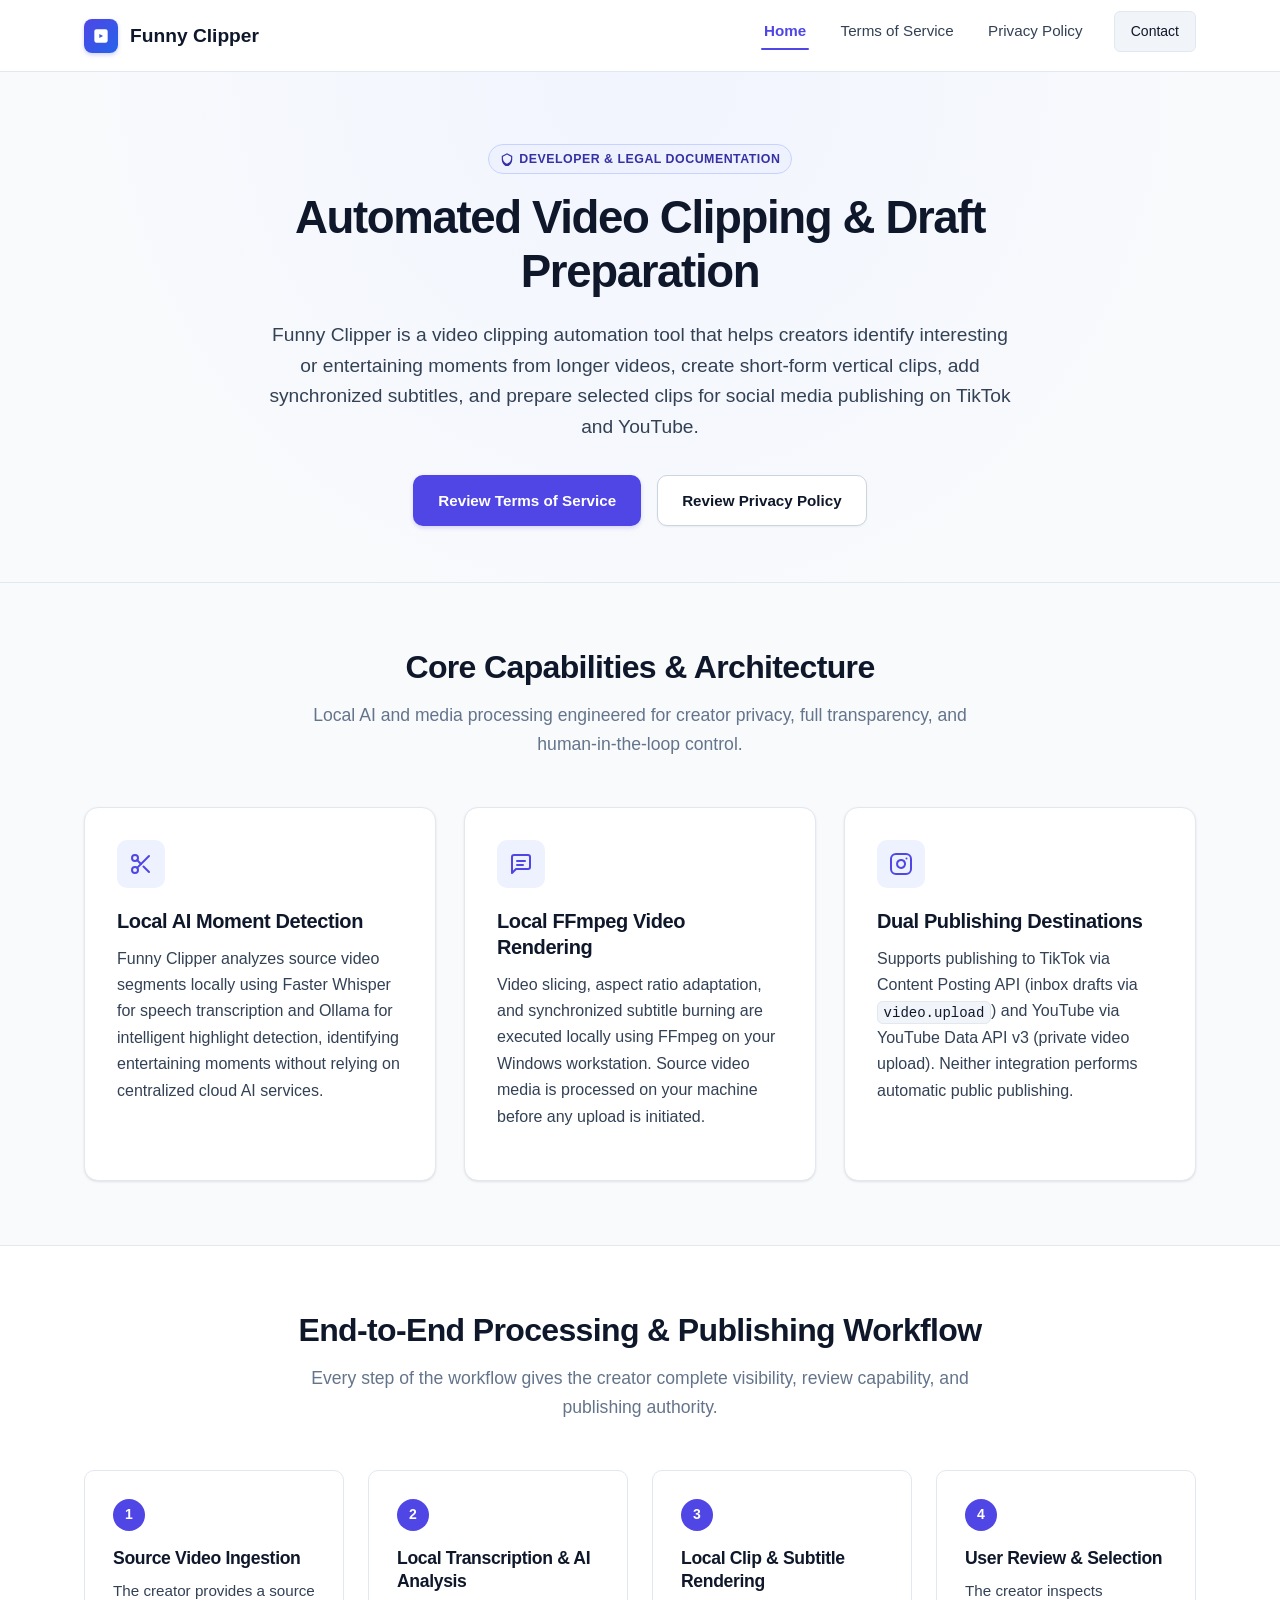
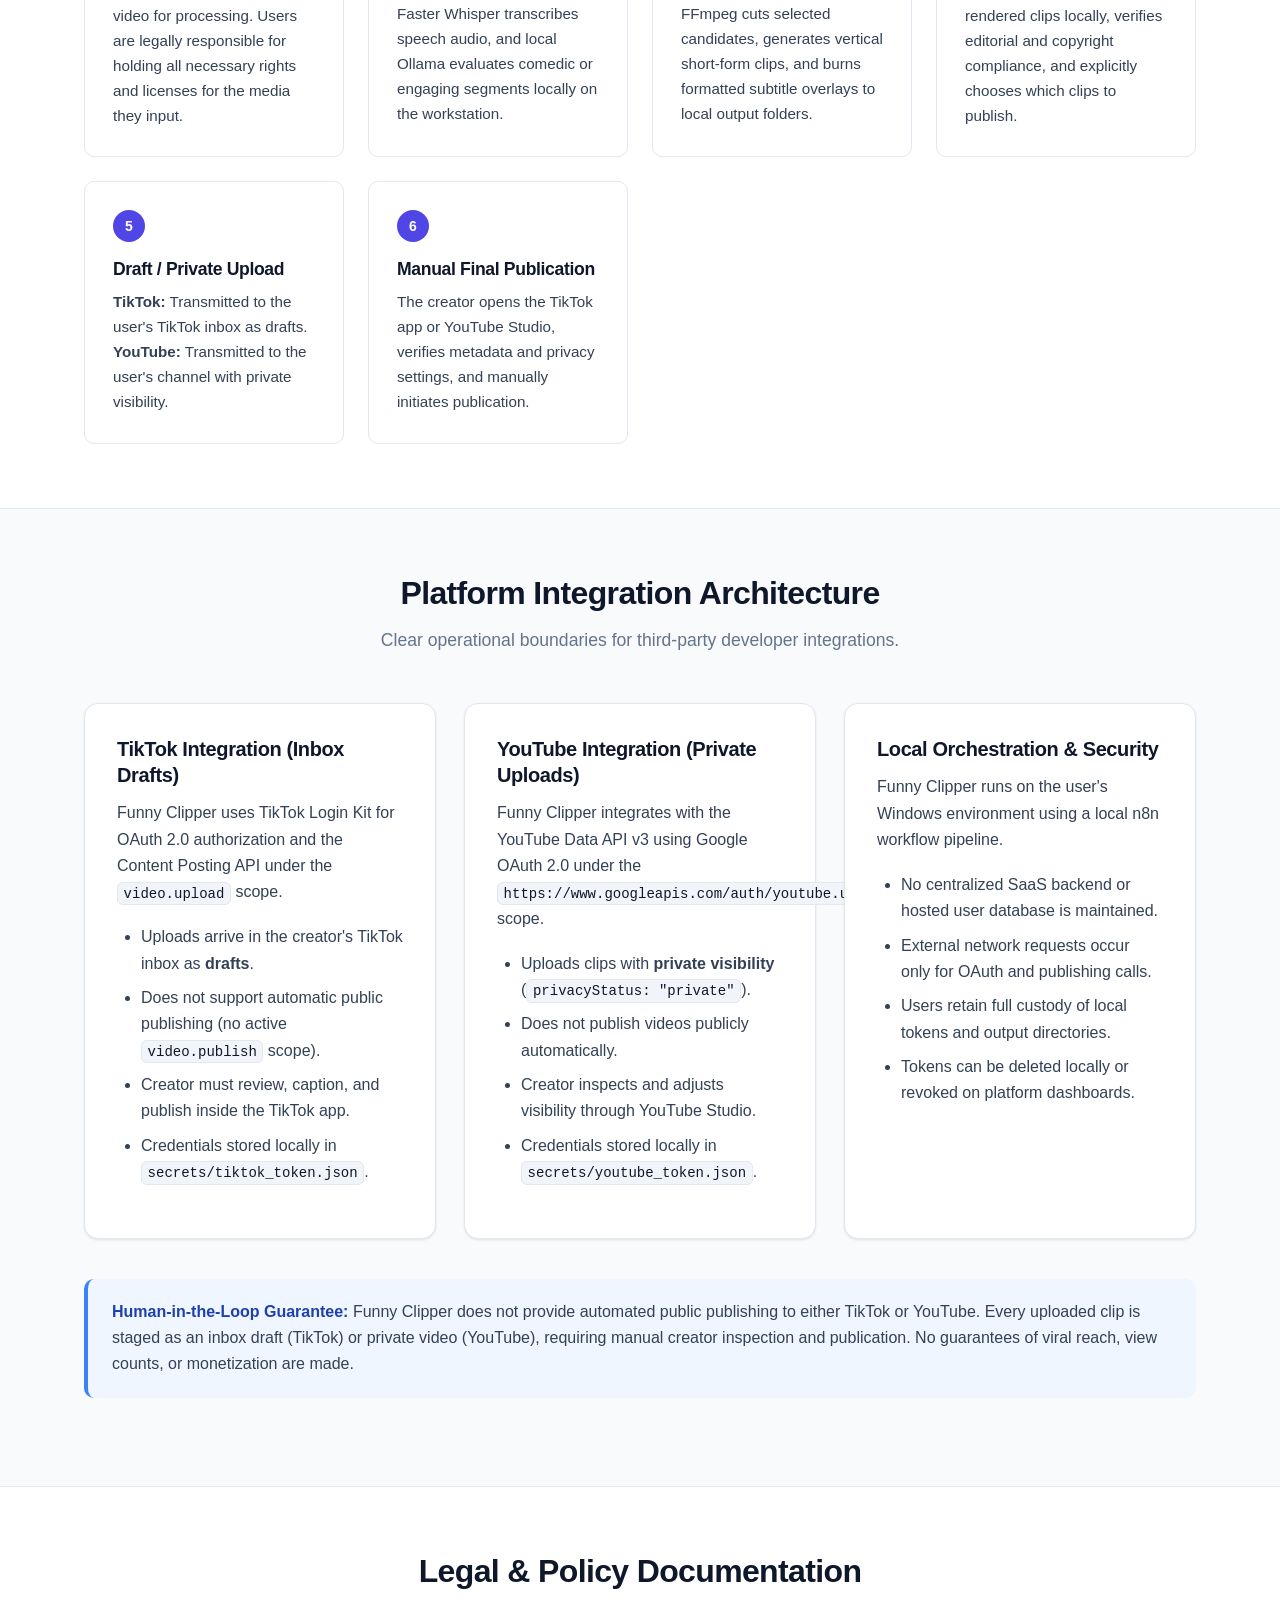
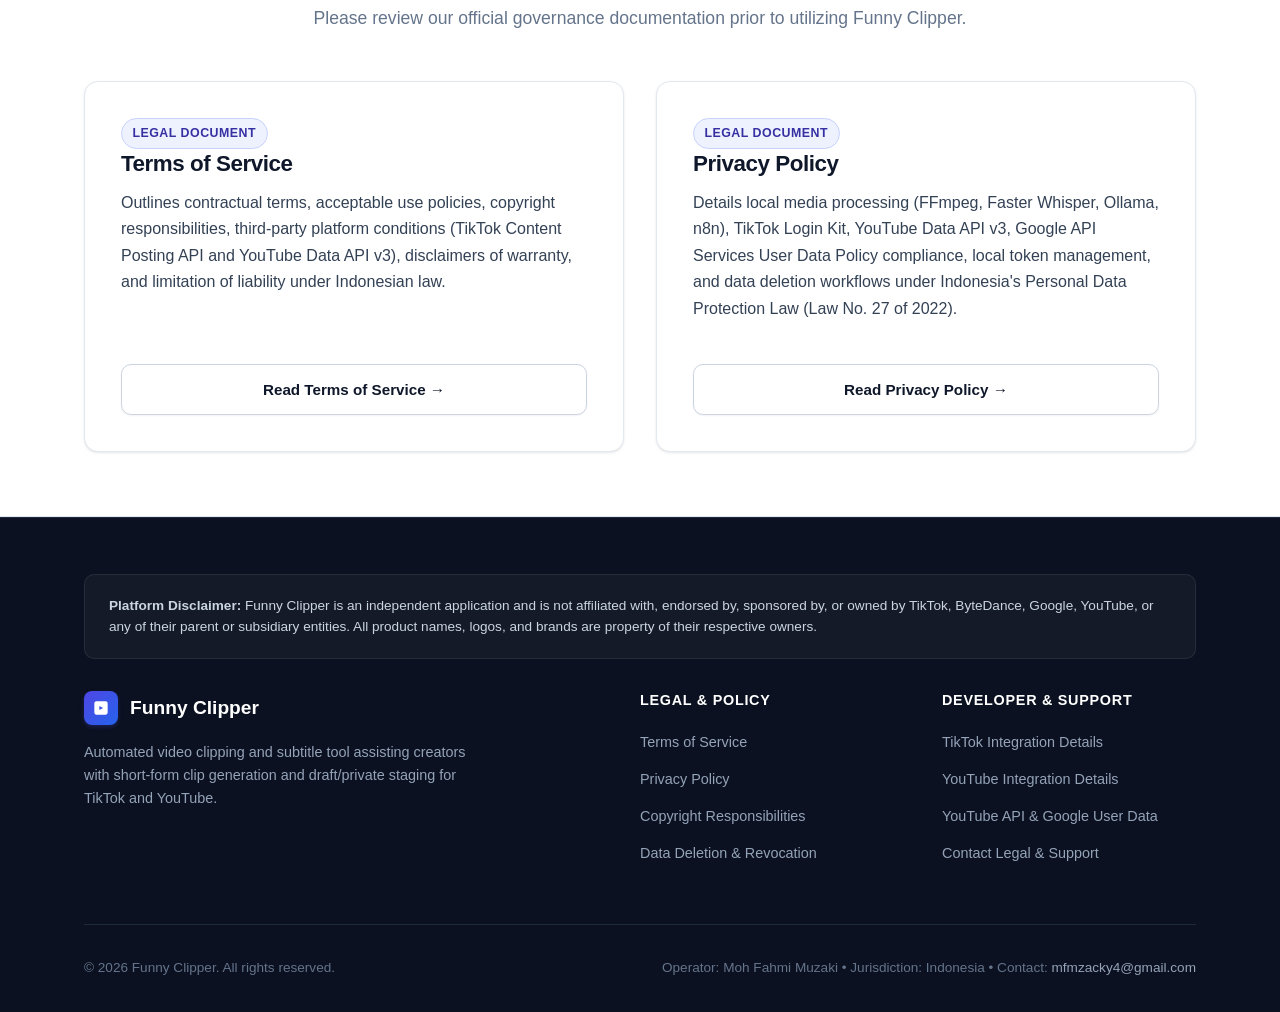
<file: index.html>
<!DOCTYPE html>
<html lang="en">
<head>
  <meta charset="UTF-8">
  <meta name="viewport" content="width=device-width, initial-scale=1.0">
  <title>Funny Clipper — Automated Video Clipping &amp; Publishing Tool</title>
  <meta name="description" content="Funny Clipper is a video clipping automation tool that helps creators identify interesting moments from longer videos, create short-form clips with subtitles, and prepare them for TikTok inbox drafts and YouTube private uploads.">
  
  <!-- Canonical URL for GitHub Pages -->
  <link rel="canonical" href="https://muzzacky04.github.io/funny-clipper/">
  
  <!-- Open Graph Meta Tags -->
  <meta property="og:title" content="Funny Clipper — Automated Video Clipping &amp; Publishing Tool">
  <meta property="og:description" content="Identify interesting moments from longer videos, create short-form clips, add subtitles, and prepare clips for TikTok drafts and YouTube private uploads.">
  <meta property="og:type" content="website">
  <meta property="og:url" content="https://muzzacky04.github.io/funny-clipper/">
  <meta property="og:site_name" content="Funny Clipper">
  
  <!-- Favicon (Inline SVG Data URI) -->
  <link rel="icon" type="image/svg+xml" href="data:image/svg+xml,%3Csvg xmlns='http://www.w3.org/2000/svg' viewBox='0 0 24 24' fill='%234f46e5'%3E%3Cpath d='M19.5 7.5L14 2H6c-1.1 0-2 .9-2 2v16c0 1.1.9 2 2 2h12c1.1 0 2-.9 2-2V7.5zM14 3.5l4 4H14V3.5zM10.5 17.5v-7l5.5 3.5-5.5 3.5z'/%3E%3C/svg%3E">
  
  <!-- Stylesheet -->
  <link rel="stylesheet" href="assets/css/style.css">
</head>
<body>

  <!-- Site Header -->
  <header class="site-header">
    <div class="container header-container">
      <a href="index.html" class="brand-logo" aria-label="Funny Clipper Home">
        <span class="brand-icon">
          <svg viewBox="0 0 24 24" fill="currentColor" aria-hidden="true">
            <path d="M4 6.5C4 5.12 5.12 4 6.5 4h11C18.88 4 20 5.12 20 6.5v11c0 1.38-1.12 2.5-2.5 2.5h-11C5.12 20 4 18.88 4 17.5v-11zm6 3v5l4.5-2.5L10 9.5z"/>
          </svg>
        </span>
        <span>Funny Clipper</span>
      </a>

      <button class="nav-toggle" aria-label="Toggle navigation menu" aria-expanded="false">
        <svg width="24" height="24" viewBox="0 0 24 24" fill="none" stroke="currentColor" stroke-width="2" stroke-linecap="round" stroke-linejoin="round">
          <line x1="3" y1="12" x2="21" y2="12"></line>
          <line x1="3" y1="6" x2="21" y2="6"></line>
          <line x1="3" y1="18" x2="21" y2="18"></line>
        </svg>
      </button>

      <nav aria-label="Main Navigation">
        <ul class="nav-menu">
          <li><a href="index.html" class="nav-link active">Home</a></li>
          <li><a href="terms.html" class="nav-link">Terms of Service</a></li>
          <li><a href="privacy.html" class="nav-link">Privacy Policy</a></li>
          <li>
            <a href="terms.html#section-18" class="nav-cta">
              <span>Contact</span>
            </a>
          </li>
        </ul>
      </nav>
    </div>
  </header>

  <main id="main-content">
    <!-- Hero Section -->
    <section class="hero-section">
      <div class="container hero-content">
        <div class="badge">
          <svg width="14" height="14" viewBox="0 0 24 24" fill="currentColor">
            <path d="M12 2L3 7v6c0 5.55 3.84 10.74 9 12 5.16-1.26 9-6.45 9-12V7l-9-5zm0 18c-3.75-1-6.9-4.75-7-9V8.3l7-3.89 7 3.89V11c-.1 4.25-3.25 8-7 9z"/>
          </svg>
          Developer &amp; Legal Documentation
        </div>
        <h1 class="hero-title">Automated Video Clipping &amp; Draft Preparation</h1>
        <p class="hero-subtitle">
          Funny Clipper is a video clipping automation tool that helps creators identify interesting or entertaining moments from longer videos, create short-form vertical clips, add synchronized subtitles, and prepare selected clips for social media publishing on TikTok and YouTube.
        </p>
        <div class="hero-actions">
          <a href="terms.html" class="btn btn-primary">Review Terms of Service</a>
          <a href="privacy.html" class="btn btn-secondary">Review Privacy Policy</a>
        </div>
      </div>
    </section>

    <!-- Product Overview Section -->
    <section class="section">
      <div class="container">
        <div class="section-header">
          <h2>Core Capabilities &amp; Architecture</h2>
          <p>Local AI and media processing engineered for creator privacy, full transparency, and human-in-the-loop control.</p>
        </div>

        <div class="card-grid">
          <div class="feature-card">
            <div class="feature-icon-wrapper">
              <svg width="24" height="24" viewBox="0 0 24 24" fill="none" stroke="currentColor" stroke-width="2" stroke-linecap="round" stroke-linejoin="round">
                <circle cx="6" cy="6" r="3"></circle>
                <circle cx="6" cy="18" r="3"></circle>
                <line x1="20" y1="4" x2="8.12" y2="15.88"></line>
                <line x1="14.47" y1="14.48" x2="20" y2="20"></line>
                <line x1="8.12" y1="8.12" x2="12" y2="12"></line>
              </svg>
            </div>
            <h3>Local AI Moment Detection</h3>
            <p>
              Funny Clipper analyzes source video segments locally using Faster Whisper for speech transcription and Ollama for intelligent highlight detection, identifying entertaining moments without relying on centralized cloud AI services.
            </p>
          </div>

          <div class="feature-card">
            <div class="feature-icon-wrapper">
              <svg width="24" height="24" viewBox="0 0 24 24" fill="none" stroke="currentColor" stroke-width="2" stroke-linecap="round" stroke-linejoin="round">
                <path d="M21 15a2 2 0 0 1-2 2H7l-4 4V5a2 2 0 0 1 2-2h14a2 2 0 0 1 2 2z"></path>
                <line x1="8" y1="9" x2="16" y2="9"></line>
                <line x1="8" y1="13" x2="14" y2="13"></line>
              </svg>
            </div>
            <h3>Local FFmpeg Video Rendering</h3>
            <p>
              Video slicing, aspect ratio adaptation, and synchronized subtitle burning are executed locally using FFmpeg on your Windows workstation. Source video media is processed on your machine before any upload is initiated.
            </p>
          </div>

          <div class="feature-card">
            <div class="feature-icon-wrapper">
              <svg width="24" height="24" viewBox="0 0 24 24" fill="none" stroke="currentColor" stroke-width="2" stroke-linecap="round" stroke-linejoin="round">
                <rect x="2" y="2" width="20" height="20" rx="5" ry="5"></rect>
                <path d="M16 11.37A4 4 0 1 1 12.63 8 4 4 0 0 1 16 11.37z"></path>
                <line x1="17.5" y1="6.5" x2="17.51" y2="6.5"></line>
              </svg>
            </div>
            <h3>Dual Publishing Destinations</h3>
            <p>
              Supports publishing to TikTok via Content Posting API (inbox drafts via <code>video.upload</code>) and YouTube via YouTube Data API v3 (private video upload). Neither integration performs automatic public publishing.
            </p>
          </div>
        </div>
      </div>
    </section>

    <!-- Workflow Section -->
    <section class="section section-alt">
      <div class="container">
        <div class="section-header">
          <h2>End-to-End Processing &amp; Publishing Workflow</h2>
          <p>Every step of the workflow gives the creator complete visibility, review capability, and publishing authority.</p>
        </div>

        <div class="workflow-grid">
          <div class="workflow-step">
            <div class="step-number">1</div>
            <h3>Source Video Ingestion</h3>
            <p>The creator provides a source video for processing. Users are legally responsible for holding all necessary rights and licenses for the media they input.</p>
          </div>

          <div class="workflow-step">
            <div class="step-number">2</div>
            <h3>Local Transcription &amp; AI Analysis</h3>
            <p>Faster Whisper transcribes speech audio, and local Ollama evaluates comedic or engaging segments locally on the workstation.</p>
          </div>

          <div class="workflow-step">
            <div class="step-number">3</div>
            <h3>Local Clip &amp; Subtitle Rendering</h3>
            <p>FFmpeg cuts selected candidates, generates vertical short-form clips, and burns formatted subtitle overlays to local output folders.</p>
          </div>

          <div class="workflow-step">
            <div class="step-number">4</div>
            <h3>User Review &amp; Selection</h3>
            <p>The creator inspects rendered clips locally, verifies editorial and copyright compliance, and explicitly chooses which clips to publish.</p>
          </div>

          <div class="workflow-step">
            <div class="step-number">5</div>
            <h3>Draft / Private Upload</h3>
            <p>
              <strong>TikTok:</strong> Transmitted to the user's TikTok inbox as drafts.<br>
              <strong>YouTube:</strong> Transmitted to the user's channel with private visibility.
            </p>
          </div>

          <div class="workflow-step">
            <div class="step-number">6</div>
            <h3>Manual Final Publication</h3>
            <p>The creator opens the TikTok app or YouTube Studio, verifies metadata and privacy settings, and manually initiates publication.</p>
          </div>
        </div>
      </div>
    </section>

    <!-- Platform Integrations & Publishing Distinction -->
    <section class="section">
      <div class="container">
        <div class="section-header">
          <h2>Platform Integration Architecture</h2>
          <p>Clear operational boundaries for third-party developer integrations.</p>
        </div>

        <div class="card-grid">
          <div class="feature-card">
            <h3>TikTok Integration (Inbox Drafts)</h3>
            <p>
              Funny Clipper uses TikTok Login Kit for OAuth 2.0 authorization and the Content Posting API under the <code>video.upload</code> scope.
            </p>
            <ul>
              <li>Uploads arrive in the creator's TikTok inbox as <strong>drafts</strong>.</li>
              <li>Does not support automatic public publishing (no active <code>video.publish</code> scope).</li>
              <li>Creator must review, caption, and publish inside the TikTok app.</li>
              <li>Credentials stored locally in <code>secrets/tiktok_token.json</code>.</li>
            </ul>
          </div>

          <div class="feature-card">
            <h3>YouTube Integration (Private Uploads)</h3>
            <p>
              Funny Clipper integrates with the YouTube Data API v3 using Google OAuth 2.0 under the <code>https://www.googleapis.com/auth/youtube.upload</code> scope.
            </p>
            <ul>
              <li>Uploads clips with <strong>private visibility</strong> (<code>privacyStatus: "private"</code>).</li>
              <li>Does not publish videos publicly automatically.</li>
              <li>Creator inspects and adjusts visibility through YouTube Studio.</li>
              <li>Credentials stored locally in <code>secrets/youtube_token.json</code>.</li>
            </ul>
          </div>

          <div class="feature-card">
            <h3>Local Orchestration &amp; Security</h3>
            <p>
              Funny Clipper runs on the user's Windows environment using a local n8n workflow pipeline.
            </p>
            <ul>
              <li>No centralized SaaS backend or hosted user database is maintained.</li>
              <li>External network requests occur only for OAuth and publishing calls.</li>
              <li>Users retain full custody of local tokens and output directories.</li>
              <li>Tokens can be deleted locally or revoked on platform dashboards.</li>
            </ul>
          </div>
        </div>

        <div class="callout callout-info" style="margin-top: 2.5rem;">
          <p>
            <strong>Human-in-the-Loop Guarantee:</strong> Funny Clipper does not provide automated public publishing to either TikTok or YouTube. Every uploaded clip is staged as an inbox draft (TikTok) or private video (YouTube), requiring manual creator inspection and publication. No guarantees of viral reach, view counts, or monetization are made.
          </p>
        </div>
      </div>
    </section>

    <!-- Legal Documentation Directory -->
    <section class="section section-alt">
      <div class="container">
        <div class="section-header">
          <h2>Legal &amp; Policy Documentation</h2>
          <p>Please review our official governance documentation prior to utilizing Funny Clipper.</p>
        </div>

        <div class="legal-nav-grid">
          <div class="legal-card">
            <div>
              <span class="badge">Legal Document</span>
              <h3>Terms of Service</h3>
              <p>
                Outlines contractual terms, acceptable use policies, copyright responsibilities, third-party platform conditions (TikTok Content Posting API and YouTube Data API v3), disclaimers of warranty, and limitation of liability under Indonesian law.
              </p>
            </div>
            <a href="terms.html" class="btn btn-secondary" style="margin-top: 1.5rem;">Read Terms of Service &rarr;</a>
          </div>

          <div class="legal-card">
            <div>
              <span class="badge">Legal Document</span>
              <h3>Privacy Policy</h3>
              <p>
                Details local media processing (FFmpeg, Faster Whisper, Ollama, n8n), TikTok Login Kit, YouTube Data API v3, Google API Services User Data Policy compliance, local token management, and data deletion workflows under Indonesia's Personal Data Protection Law (Law No. 27 of 2022).
              </p>
            </div>
            <a href="privacy.html" class="btn btn-secondary" style="margin-top: 1.5rem;">Read Privacy Policy &rarr;</a>
          </div>
        </div>
      </div>
    </section>
  </main>

  <!-- Back to Top Button -->
  <button class="back-to-top" aria-label="Back to top">
    <svg viewBox="0 0 24 24" fill="none" stroke="currentColor" stroke-width="2.5" stroke-linecap="round" stroke-linejoin="round">
      <polyline points="18 15 12 9 6 15"></polyline>
    </svg>
  </button>

  <!-- Site Footer -->
  <footer class="site-footer">
    <div class="container">
      <!-- Legal Disclaimer Banner -->
      <div class="footer-disclaimer-box">
        <p>
          <strong>Platform Disclaimer:</strong> Funny Clipper is an independent application and is not affiliated with, endorsed by, sponsored by, or owned by TikTok, ByteDance, Google, YouTube, or any of their parent or subsidiary entities. All product names, logos, and brands are property of their respective owners.
        </p>
      </div>

      <div class="footer-grid">
        <div class="footer-brand">
          <a href="index.html" class="brand-logo">
            <span class="brand-icon">
              <svg viewBox="0 0 24 24" fill="currentColor">
                <path d="M4 6.5C4 5.12 5.12 4 6.5 4h11C18.88 4 20 5.12 20 6.5v11c0 1.38-1.12 2.5-2.5 2.5h-11C5.12 20 4 18.88 4 17.5v-11zm6 3v5l4.5-2.5L10 9.5z"/>
              </svg>
            </span>
            <span>Funny Clipper</span>
          </a>
          <p>
            Automated video clipping and subtitle tool assisting creators with short-form clip generation and draft/private staging for TikTok and YouTube.
          </p>
        </div>

        <div class="footer-nav-col">
          <h4>Legal &amp; Policy</h4>
          <ul class="footer-links">
            <li><a href="terms.html">Terms of Service</a></li>
            <li><a href="privacy.html">Privacy Policy</a></li>
            <li><a href="terms.html#section-7">Copyright Responsibilities</a></li>
            <li><a href="privacy.html#section-11">Data Deletion &amp; Revocation</a></li>
          </ul>
        </div>

        <div class="footer-nav-col">
          <h4>Developer &amp; Support</h4>
          <ul class="footer-links">
            <li><a href="terms.html#section-5">TikTok Integration Details</a></li>
            <li><a href="terms.html#section-6">YouTube Integration Details</a></li>
            <li><a href="privacy.html#section-8">YouTube API &amp; Google User Data</a></li>
            <li><a href="terms.html#section-18">Contact Legal &amp; Support</a></li>
          </ul>
        </div>
      </div>

      <div class="footer-bottom">
        <div>
          &copy; 2026 Funny Clipper. All rights reserved.
        </div>
        <div>
          Operator: Moh Fahmi Muzaki &bull; Jurisdiction: Indonesia &bull; Contact: <a href="mailto:mfmzacky4@gmail.com">mfmzacky4@gmail.com</a>
        </div>
      </div>
    </div>
  </footer>

  <script src="assets/js/main.js"></script>
</body>
</html>
</file>
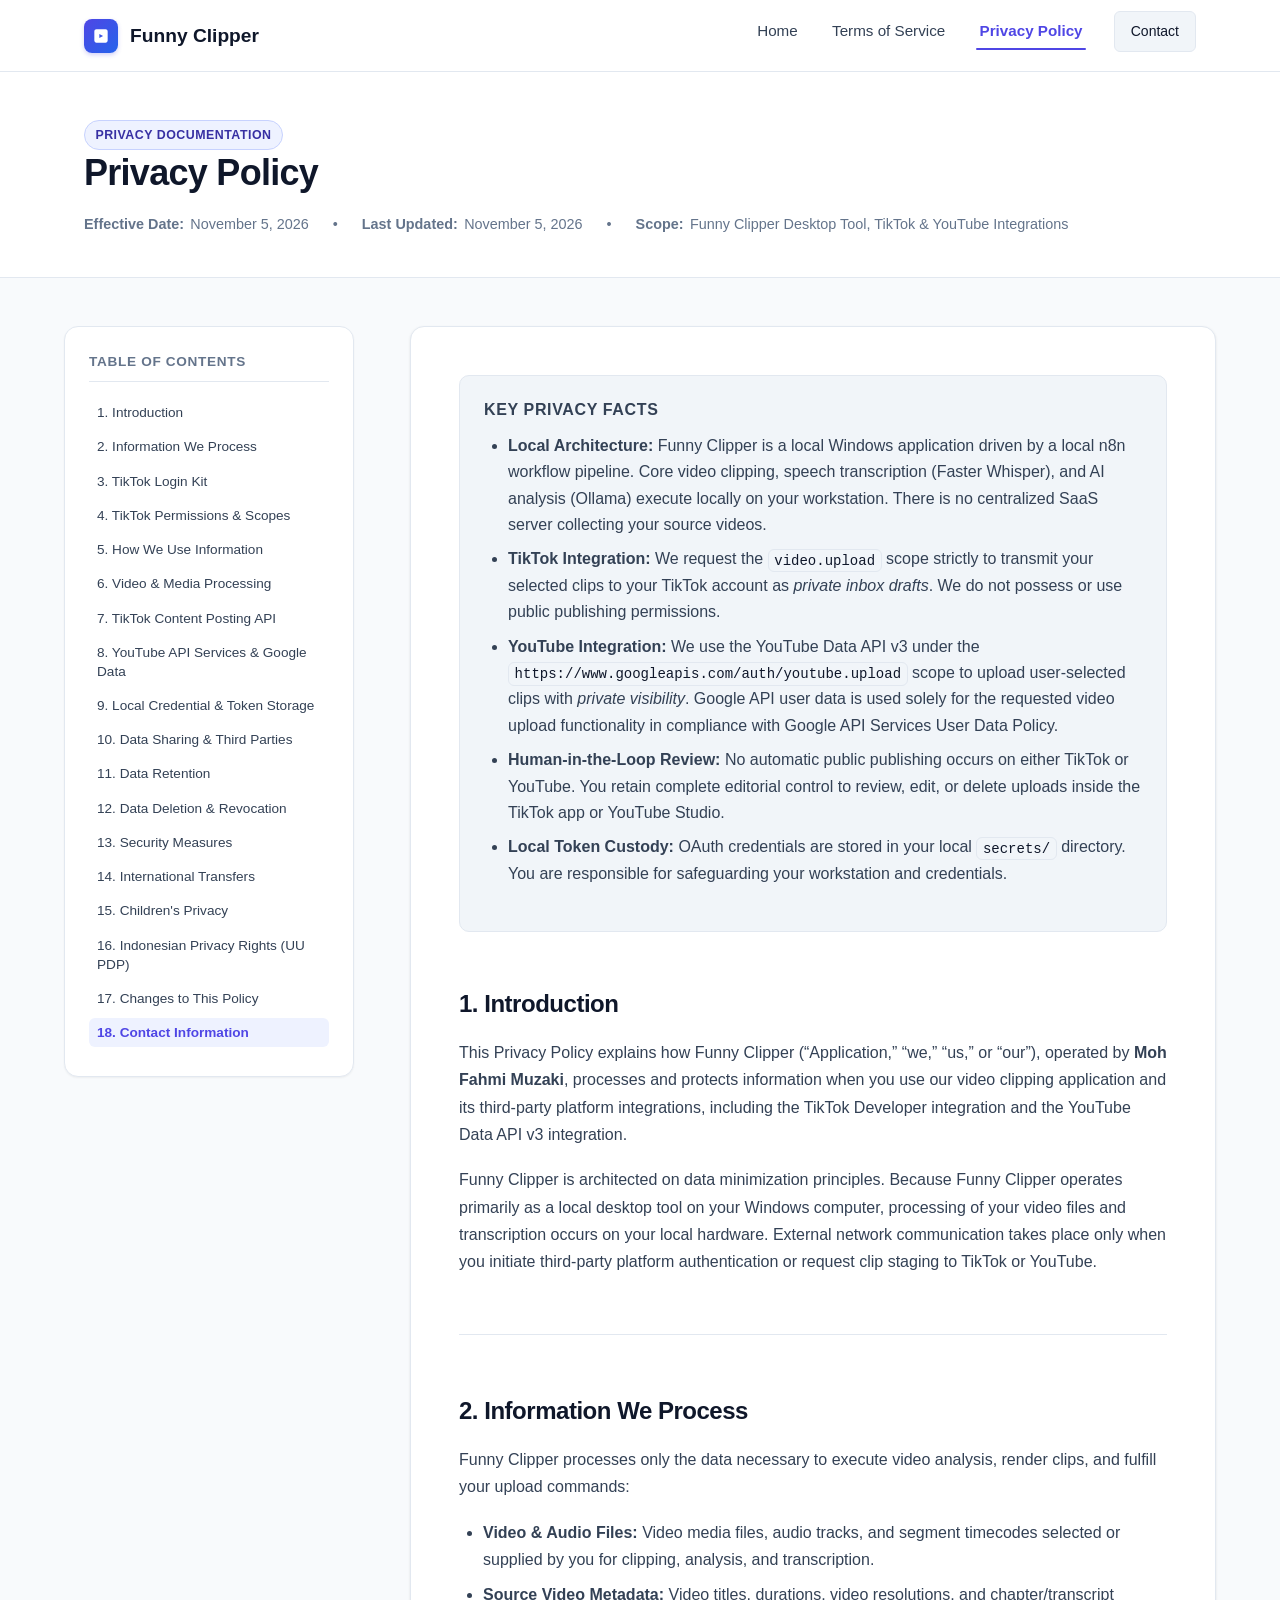
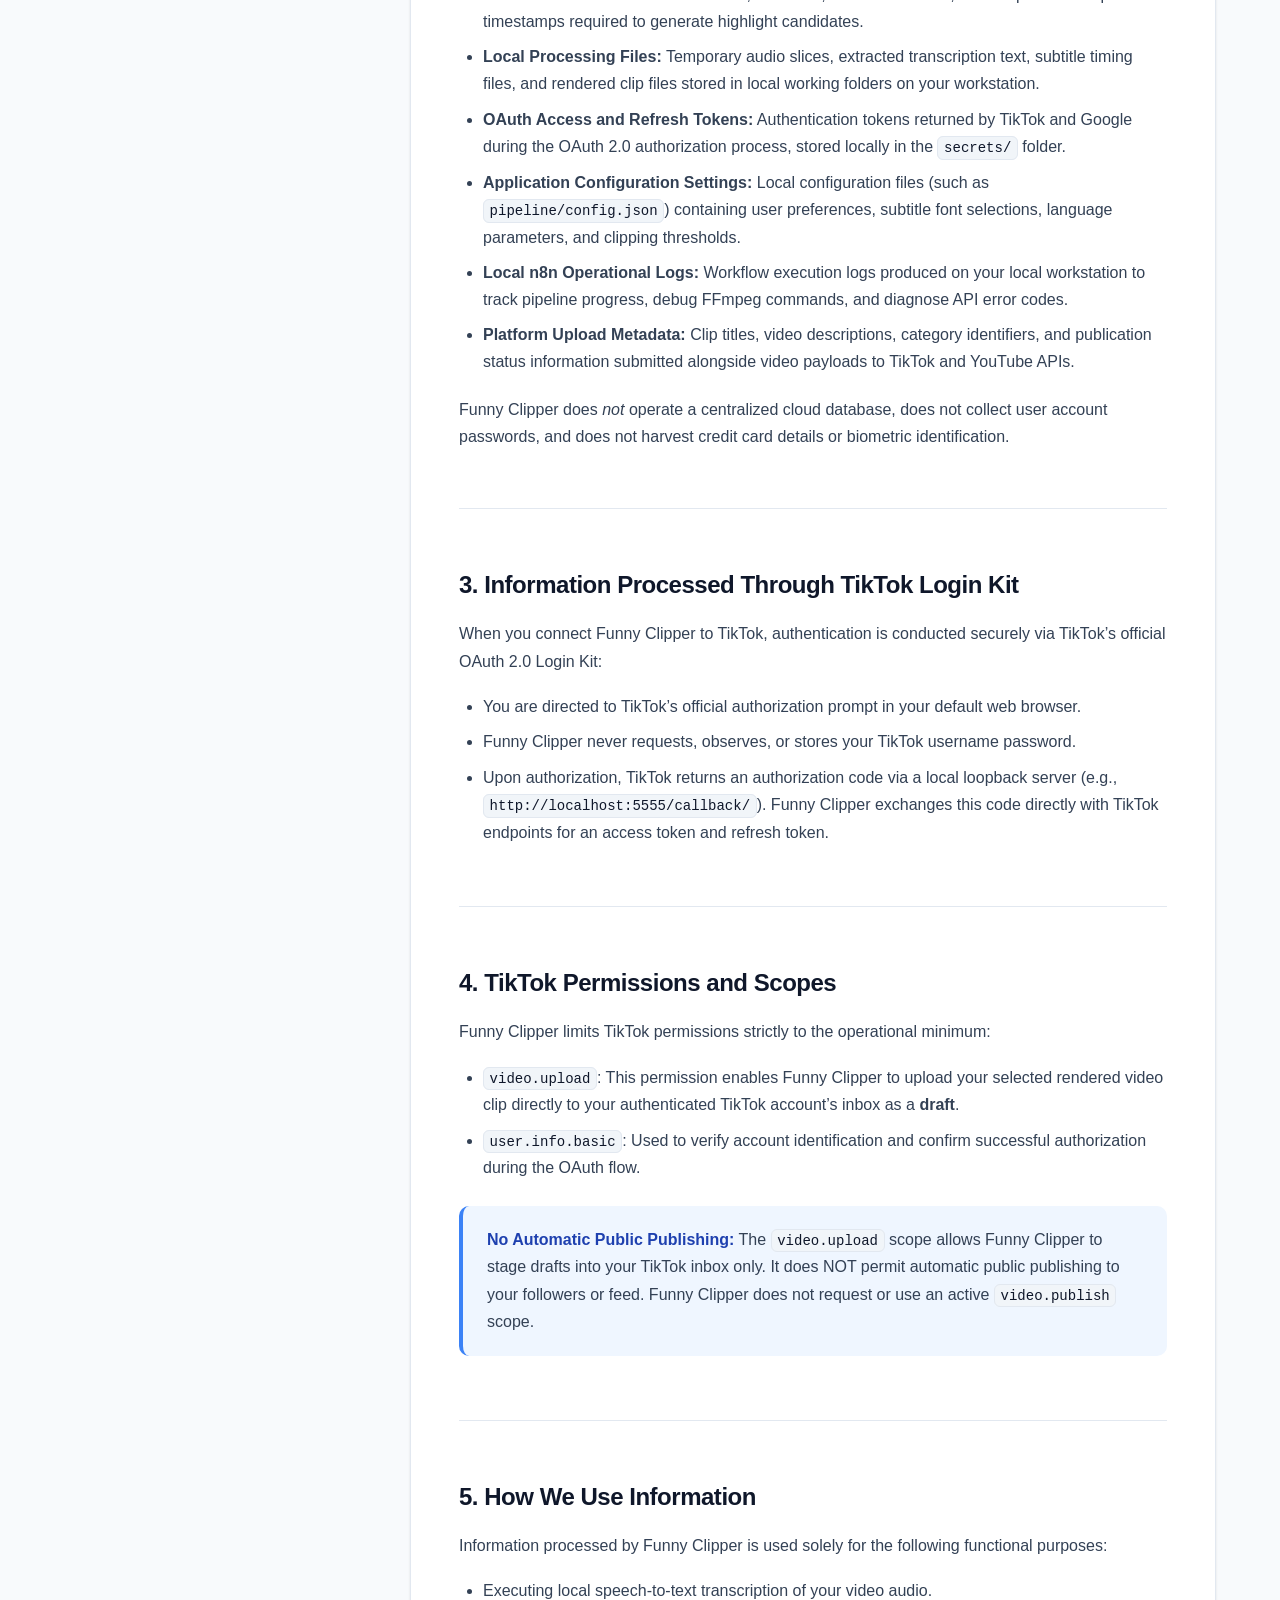
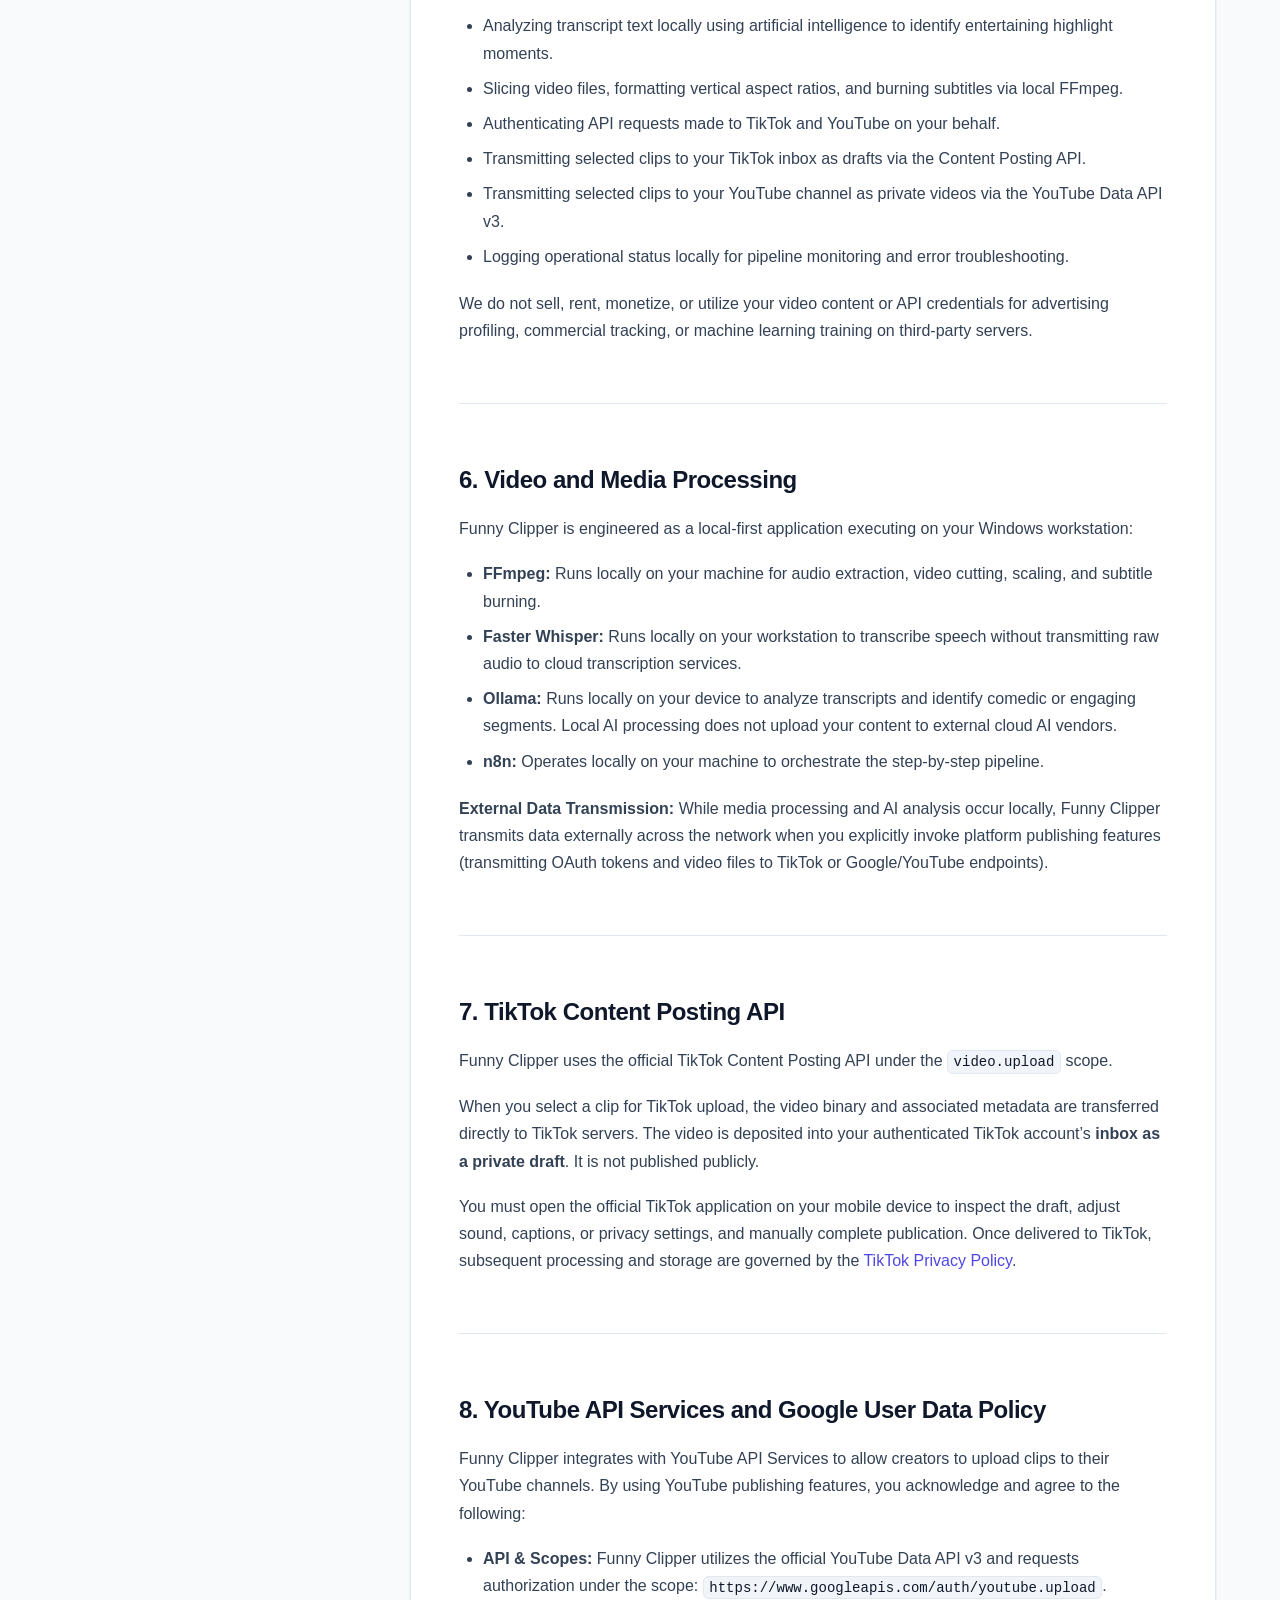
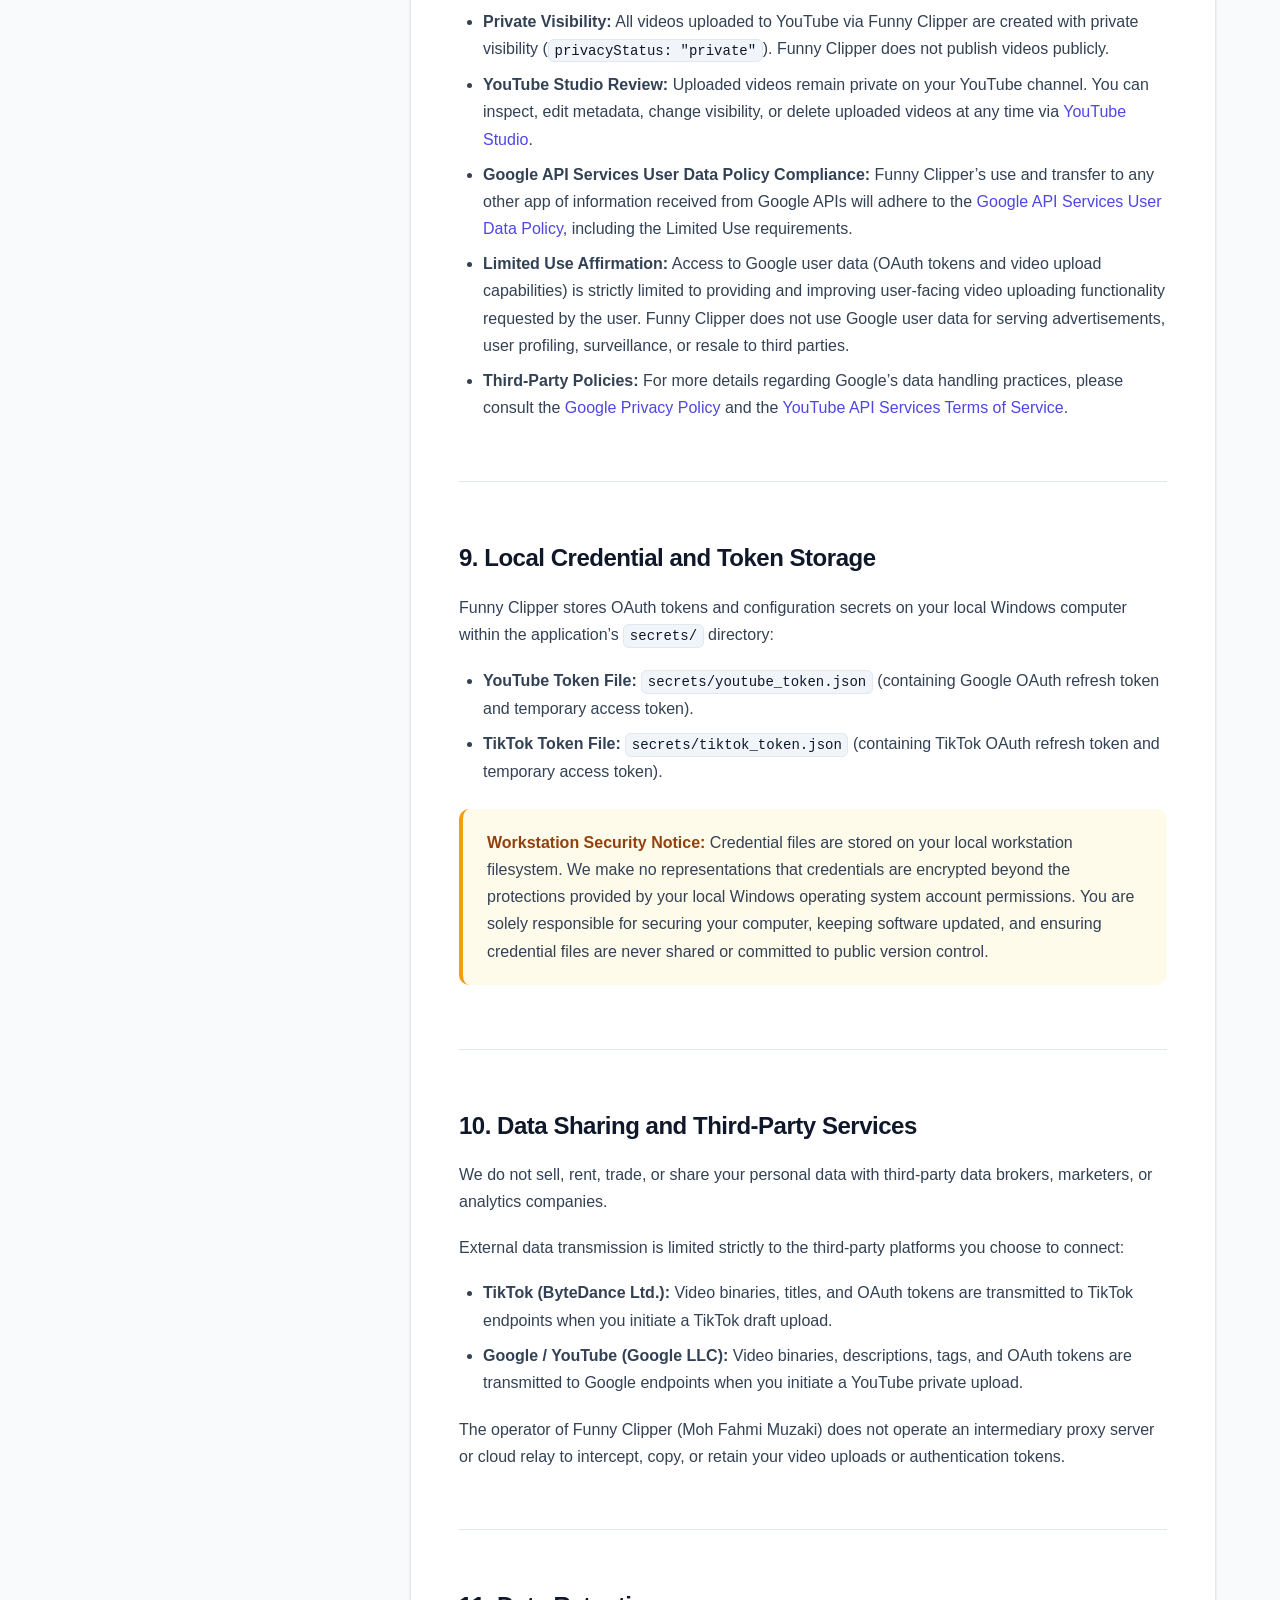
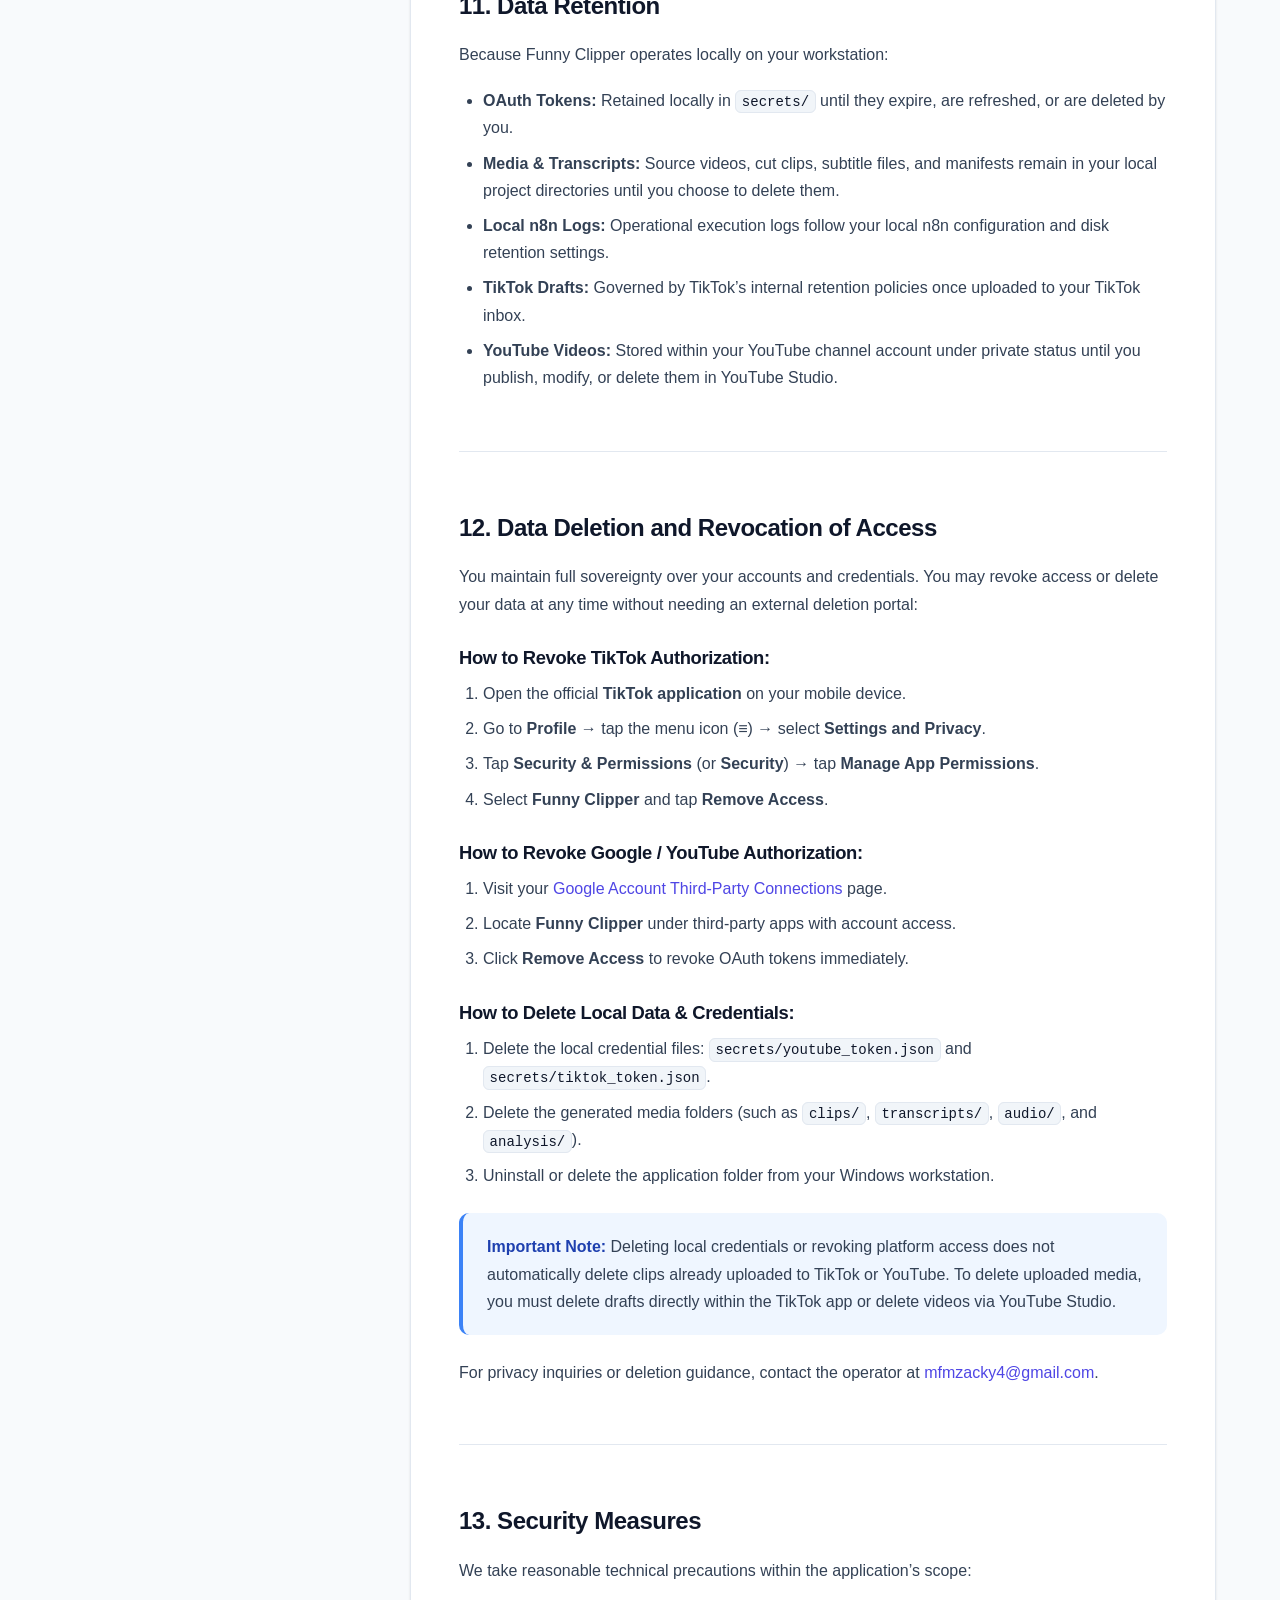
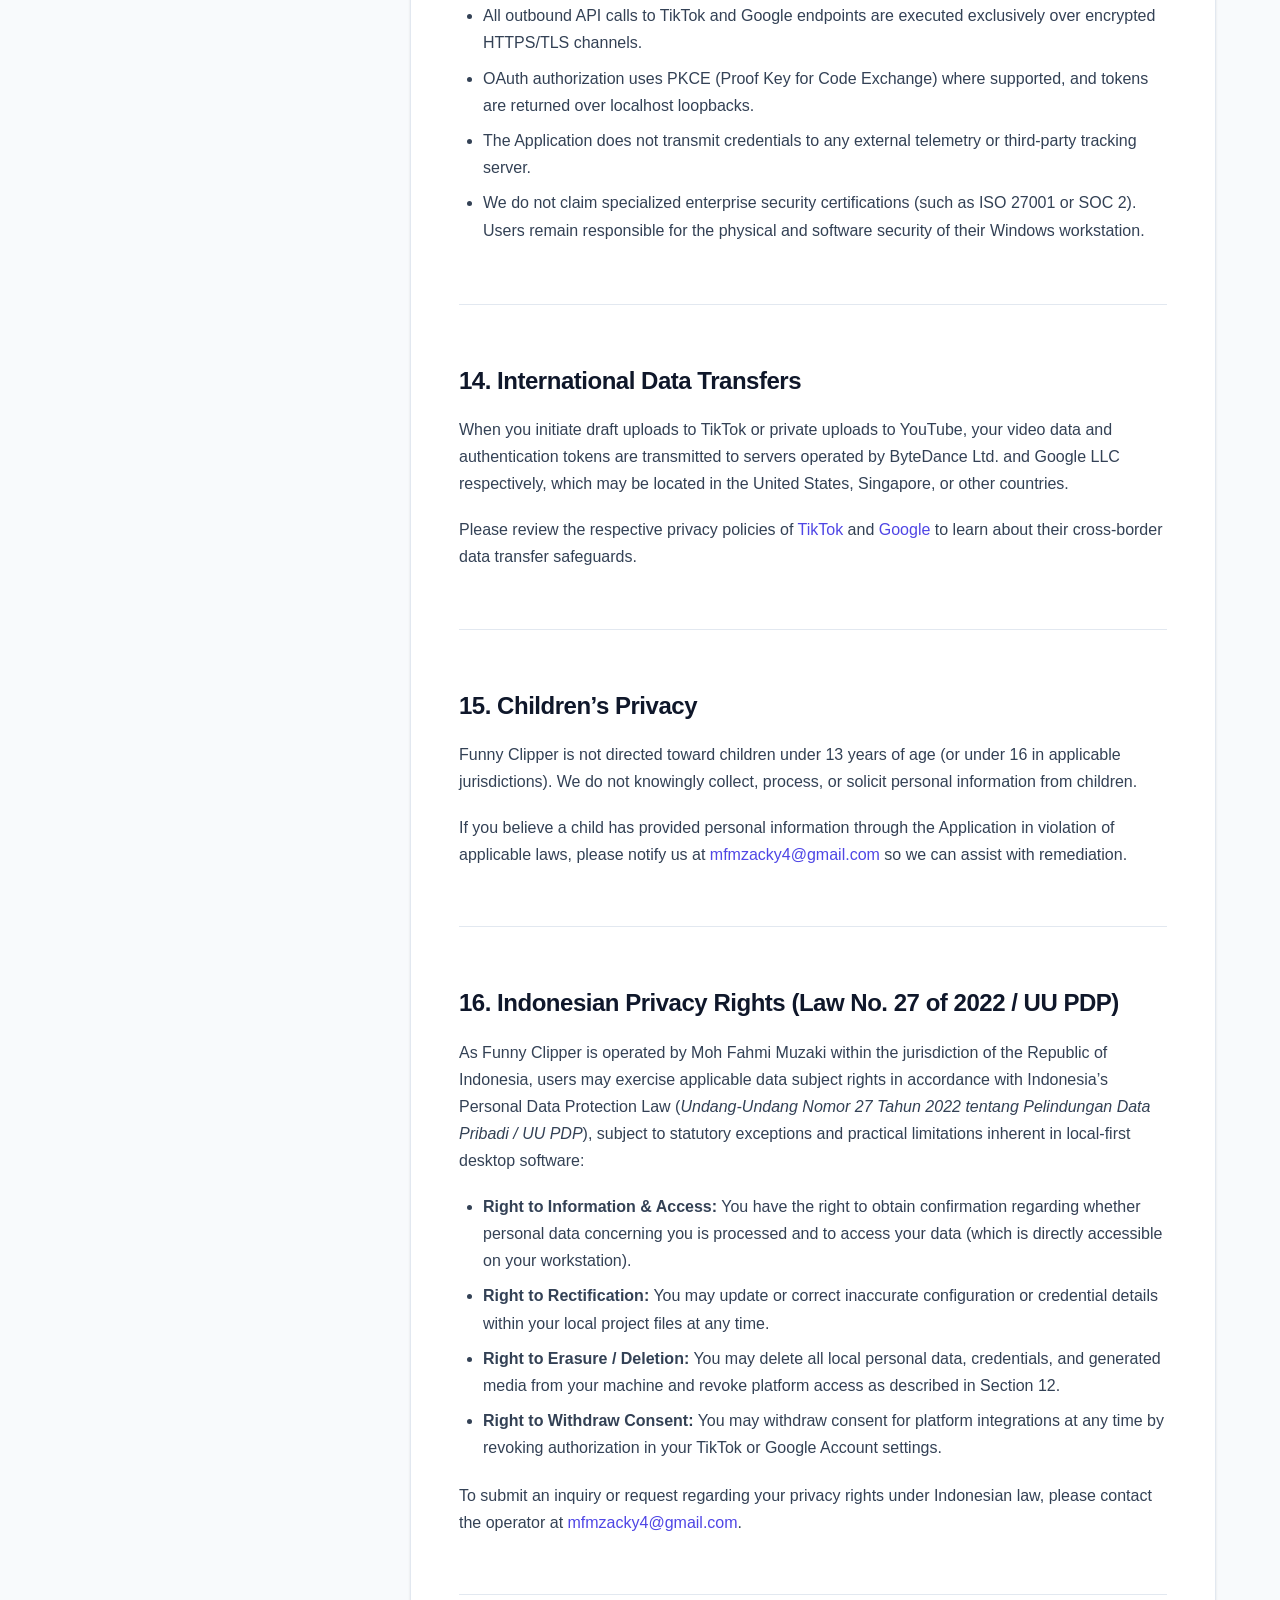
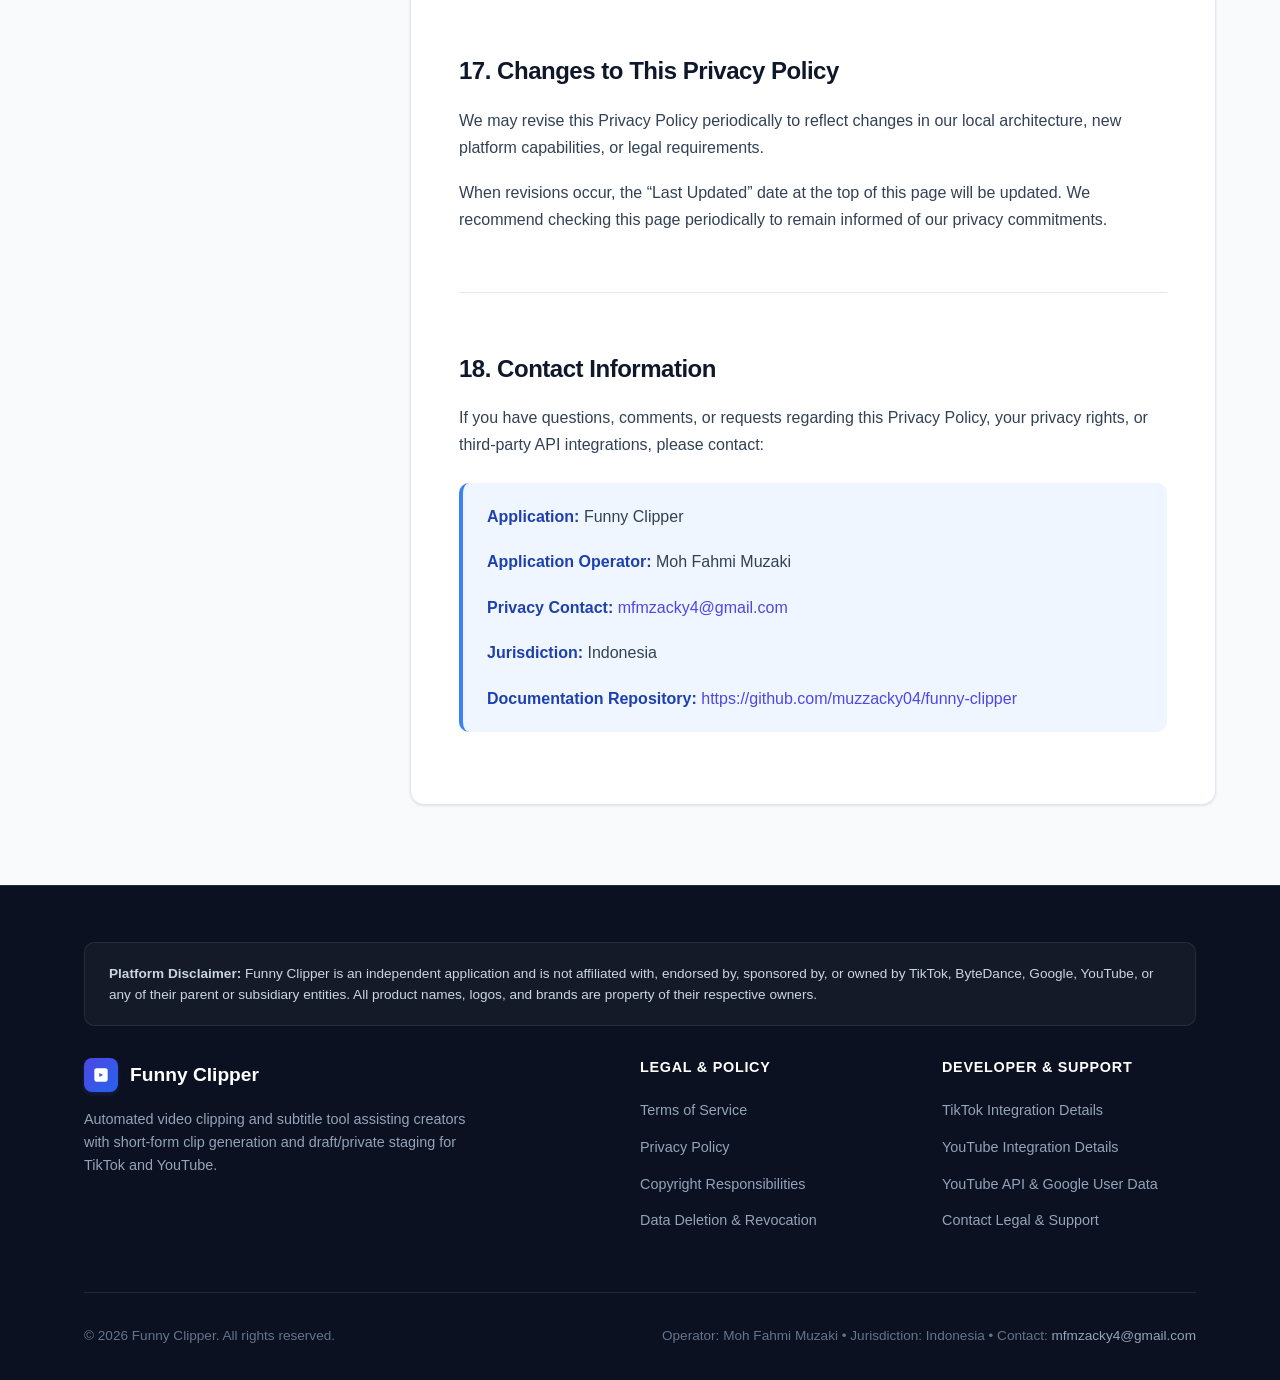
<file: privacy.html>
<!DOCTYPE html>
<html lang="en">
<head>
  <meta charset="UTF-8">
  <meta name="viewport" content="width=device-width, initial-scale=1.0">
  <title>Privacy Policy — Funny Clipper</title>
  <meta name="description" content="Official Privacy Policy for Funny Clipper, detailing local media processing, TikTok Login Kit and Content Posting API, YouTube Data API v3, Google API Services User Data Policy, and local credential management.">
  
  <!-- Canonical URL for GitHub Pages -->
  <link rel="canonical" href="https://muzzacky04.github.io/funny-clipper/privacy.html">
  
  <!-- Open Graph Meta Tags -->
  <meta property="og:title" content="Privacy Policy — Funny Clipper">
  <meta property="og:description" content="Privacy Policy explaining data handling, local AI processing, TikTok OAuth scopes, YouTube Data API integration, and local token storage for Funny Clipper.">
  <meta property="og:type" content="article">
  <meta property="og:url" content="https://muzzacky04.github.io/funny-clipper/privacy.html">
  <meta property="og:site_name" content="Funny Clipper">
  
  <!-- Favicon -->
  <link rel="icon" type="image/svg+xml" href="data:image/svg+xml,%3Csvg xmlns='http://www.w3.org/2000/svg' viewBox='0 0 24 24' fill='%234f46e5'%3E%3Cpath d='M19.5 7.5L14 2H6c-1.1 0-2 .9-2 2v16c0 1.1.9 2 2 2h12c1.1 0 2-.9 2-2V7.5zM14 3.5l4 4H14V3.5zM10.5 17.5v-7l5.5 3.5-5.5 3.5z'/%3E%3C/svg%3E">
  
  <!-- Stylesheet -->
  <link rel="stylesheet" href="assets/css/style.css">
</head>
<body>

  <!-- Site Header -->
  <header class="site-header">
    <div class="container header-container">
      <a href="index.html" class="brand-logo" aria-label="Funny Clipper Home">
        <span class="brand-icon">
          <svg viewBox="0 0 24 24" fill="currentColor" aria-hidden="true">
            <path d="M4 6.5C4 5.12 5.12 4 6.5 4h11C18.88 4 20 5.12 20 6.5v11c0 1.38-1.12 2.5-2.5 2.5h-11C5.12 20 4 18.88 4 17.5v-11zm6 3v5l4.5-2.5L10 9.5z"/>
          </svg>
        </span>
        <span>Funny Clipper</span>
      </a>

      <button class="nav-toggle" aria-label="Toggle navigation menu" aria-expanded="false">
        <svg width="24" height="24" viewBox="0 0 24 24" fill="none" stroke="currentColor" stroke-width="2" stroke-linecap="round" stroke-linejoin="round">
          <line x1="3" y1="12" x2="21" y2="12"></line>
          <line x1="3" y1="6" x2="21" y2="6"></line>
          <line x1="3" y1="18" x2="21" y2="18"></line>
        </svg>
      </button>

      <nav aria-label="Main Navigation">
        <ul class="nav-menu">
          <li><a href="index.html" class="nav-link">Home</a></li>
          <li><a href="terms.html" class="nav-link">Terms of Service</a></li>
          <li><a href="privacy.html" class="nav-link active">Privacy Policy</a></li>
          <li><a href="#section-18" class="nav-cta"><span>Contact</span></a></li>
        </ul>
      </nav>
    </div>
  </header>

  <!-- Legal Document Header -->
  <section class="legal-header">
    <div class="container">
      <div class="badge">Privacy Documentation</div>
      <h1>Privacy Policy</h1>
      <div class="legal-header-meta">
        <span><strong>Effective Date:</strong> November 5, 2026</span>
        <span>&bull;</span>
        <span><strong>Last Updated:</strong> November 5, 2026</span>
        <span>&bull;</span>
        <span><strong>Scope:</strong> Funny Clipper Desktop Tool, TikTok &amp; YouTube Integrations</span>
      </div>
    </div>
  </section>

  <!-- Legal Content Area -->
  <main class="legal-container">
    <div class="legal-content-wrapper">
      
      <!-- Table of Contents Sidebar -->
      <aside class="legal-toc-sidebar" aria-label="Table of Contents">
        <div class="toc-title">Table of Contents</div>
        <ul class="toc-list">
          <li class="toc-item"><a href="#section-1" class="toc-link">1. Introduction</a></li>
          <li class="toc-item"><a href="#section-2" class="toc-link">2. Information We Process</a></li>
          <li class="toc-item"><a href="#section-3" class="toc-link">3. TikTok Login Kit</a></li>
          <li class="toc-item"><a href="#section-4" class="toc-link">4. TikTok Permissions &amp; Scopes</a></li>
          <li class="toc-item"><a href="#section-5" class="toc-link">5. How We Use Information</a></li>
          <li class="toc-item"><a href="#section-6" class="toc-link">6. Video &amp; Media Processing</a></li>
          <li class="toc-item"><a href="#section-7" class="toc-link">7. TikTok Content Posting API</a></li>
          <li class="toc-item"><a href="#section-8" class="toc-link">8. YouTube API Services &amp; Google Data</a></li>
          <li class="toc-item"><a href="#section-9" class="toc-link">9. Local Credential &amp; Token Storage</a></li>
          <li class="toc-item"><a href="#section-10" class="toc-link">10. Data Sharing &amp; Third Parties</a></li>
          <li class="toc-item"><a href="#section-11" class="toc-link">11. Data Retention</a></li>
          <li class="toc-item"><a href="#section-12" class="toc-link">12. Data Deletion &amp; Revocation</a></li>
          <li class="toc-item"><a href="#section-13" class="toc-link">13. Security Measures</a></li>
          <li class="toc-item"><a href="#section-14" class="toc-link">14. International Transfers</a></li>
          <li class="toc-item"><a href="#section-15" class="toc-link">15. Children's Privacy</a></li>
          <li class="toc-item"><a href="#section-16" class="toc-link">16. Indonesian Privacy Rights (UU PDP)</a></li>
          <li class="toc-item"><a href="#section-17" class="toc-link">17. Changes to This Policy</a></li>
          <li class="toc-item"><a href="#section-18" class="toc-link">18. Contact Information</a></li>
        </ul>
      </aside>

      <!-- Main Privacy Article -->
      <article class="legal-article">
        
        <div class="key-highlights-box">
          <h3>Key Privacy Facts</h3>
          <ul>
            <li><strong>Local Architecture:</strong> Funny Clipper is a local Windows application driven by a local n8n workflow pipeline. Core video clipping, speech transcription (Faster Whisper), and AI analysis (Ollama) execute locally on your workstation. There is no centralized SaaS server collecting your source videos.</li>
            <li><strong>TikTok Integration:</strong> We request the <code>video.upload</code> scope strictly to transmit your selected clips to your TikTok account as <em>private inbox drafts</em>. We do not possess or use public publishing permissions.</li>
            <li><strong>YouTube Integration:</strong> We use the YouTube Data API v3 under the <code>https://www.googleapis.com/auth/youtube.upload</code> scope to upload user-selected clips with <em>private visibility</em>. Google API user data is used solely for the requested video upload functionality in compliance with Google API Services User Data Policy.</li>
            <li><strong>Human-in-the-Loop Review:</strong> No automatic public publishing occurs on either TikTok or YouTube. You retain complete editorial control to review, edit, or delete uploads inside the TikTok app or YouTube Studio.</li>
            <li><strong>Local Token Custody:</strong> OAuth credentials are stored in your local <code>secrets/</code> directory. You are responsible for safeguarding your workstation and credentials.</li>
          </ul>
        </div>

        <!-- Section 1 -->
        <section id="section-1" class="legal-section">
          <h2>
            1. Introduction
            <a href="#section-1" class="section-anchor" aria-label="Link to Section 1">#</a>
          </h2>
          <p>
            This Privacy Policy explains how Funny Clipper (&ldquo;Application,&rdquo; &ldquo;we,&rdquo; &ldquo;us,&rdquo; or &ldquo;our&rdquo;), operated by <strong>Moh Fahmi Muzaki</strong>, processes and protects information when you use our video clipping application and its third-party platform integrations, including the TikTok Developer integration and the YouTube Data API v3 integration.
          </p>
          <p>
            Funny Clipper is architected on data minimization principles. Because Funny Clipper operates primarily as a local desktop tool on your Windows computer, processing of your video files and transcription occurs on your local hardware. External network communication takes place only when you initiate third-party platform authentication or request clip staging to TikTok or YouTube.
          </p>
        </section>

        <!-- Section 2 -->
        <section id="section-2" class="legal-section">
          <h2>
            2. Information We Process
            <a href="#section-2" class="section-anchor" aria-label="Link to Section 2">#</a>
          </h2>
          <p>
            Funny Clipper processes only the data necessary to execute video analysis, render clips, and fulfill your upload commands:
          </p>
          <ul>
            <li>
              <strong>Video &amp; Audio Files:</strong> Video media files, audio tracks, and segment timecodes selected or supplied by you for clipping, analysis, and transcription.
            </li>
            <li>
              <strong>Source Video Metadata:</strong> Video titles, durations, video resolutions, and chapter/transcript timestamps required to generate highlight candidates.
            </li>
            <li>
              <strong>Local Processing Files:</strong> Temporary audio slices, extracted transcription text, subtitle timing files, and rendered clip files stored in local working folders on your workstation.
            </li>
            <li>
              <strong>OAuth Access and Refresh Tokens:</strong> Authentication tokens returned by TikTok and Google during the OAuth 2.0 authorization process, stored locally in the <code>secrets/</code> folder.
            </li>
            <li>
              <strong>Application Configuration Settings:</strong> Local configuration files (such as <code>pipeline/config.json</code>) containing user preferences, subtitle font selections, language parameters, and clipping thresholds.
            </li>
            <li>
              <strong>Local n8n Operational Logs:</strong> Workflow execution logs produced on your local workstation to track pipeline progress, debug FFmpeg commands, and diagnose API error codes.
            </li>
            <li>
              <strong>Platform Upload Metadata:</strong> Clip titles, video descriptions, category identifiers, and publication status information submitted alongside video payloads to TikTok and YouTube APIs.
            </li>
          </ul>
          <p>
            Funny Clipper does <em>not</em> operate a centralized cloud database, does not collect user account passwords, and does not harvest credit card details or biometric identification.
          </p>
        </section>

        <!-- Section 3 -->
        <section id="section-3" class="legal-section">
          <h2>
            3. Information Processed Through TikTok Login Kit
            <a href="#section-3" class="section-anchor" aria-label="Link to Section 3">#</a>
          </h2>
          <p>
            When you connect Funny Clipper to TikTok, authentication is conducted securely via TikTok&rsquo;s official OAuth 2.0 Login Kit:
          </p>
          <ul>
            <li>You are directed to TikTok&rsquo;s official authorization prompt in your default web browser.</li>
            <li>Funny Clipper never requests, observes, or stores your TikTok username password.</li>
            <li>Upon authorization, TikTok returns an authorization code via a local loopback server (e.g., <code>http://localhost:5555/callback/</code>). Funny Clipper exchanges this code directly with TikTok endpoints for an access token and refresh token.</li>
          </ul>
        </section>

        <!-- Section 4 -->
        <section id="section-4" class="legal-section">
          <span id="tiktok-permissions"></span>
          <h2>
            4. TikTok Permissions and Scopes
            <a href="#section-4" class="section-anchor" aria-label="Link to Section 4">#</a>
          </h2>
          <p>
            Funny Clipper limits TikTok permissions strictly to the operational minimum:
          </p>
          <ul>
            <li>
              <code>video.upload</code>: This permission enables Funny Clipper to upload your selected rendered video clip directly to your authenticated TikTok account&rsquo;s inbox as a <strong>draft</strong>.
            </li>
            <li>
              <code>user.info.basic</code>: Used to verify account identification and confirm successful authorization during the OAuth flow.
            </li>
          </ul>
          <div class="callout callout-info">
            <p>
              <strong>No Automatic Public Publishing:</strong> The <code>video.upload</code> scope allows Funny Clipper to stage drafts into your TikTok inbox only. It does NOT permit automatic public publishing to your followers or feed. Funny Clipper does not request or use an active <code>video.publish</code> scope.
            </p>
          </div>
        </section>

        <!-- Section 5 -->
        <section id="section-5" class="legal-section">
          <h2>
            5. How We Use Information
            <a href="#section-5" class="section-anchor" aria-label="Link to Section 5">#</a>
          </h2>
          <p>
            Information processed by Funny Clipper is used solely for the following functional purposes:
          </p>
          <ul>
            <li>Executing local speech-to-text transcription of your video audio.</li>
            <li>Analyzing transcript text locally using artificial intelligence to identify entertaining highlight moments.</li>
            <li>Slicing video files, formatting vertical aspect ratios, and burning subtitles via local FFmpeg.</li>
            <li>Authenticating API requests made to TikTok and YouTube on your behalf.</li>
            <li>Transmitting selected clips to your TikTok inbox as drafts via the Content Posting API.</li>
            <li>Transmitting selected clips to your YouTube channel as private videos via the YouTube Data API v3.</li>
            <li>Logging operational status locally for pipeline monitoring and error troubleshooting.</li>
          </ul>
          <p>
            We do not sell, rent, monetize, or utilize your video content or API credentials for advertising profiling, commercial tracking, or machine learning training on third-party servers.
          </p>
        </section>

        <!-- Section 6 -->
        <section id="section-6" class="legal-section">
          <h2>
            6. Video and Media Processing
            <a href="#section-6" class="section-anchor" aria-label="Link to Section 6">#</a>
          </h2>
          <p>
            Funny Clipper is engineered as a local-first application executing on your Windows workstation:
          </p>
          <ul>
            <li><strong>FFmpeg:</strong> Runs locally on your machine for audio extraction, video cutting, scaling, and subtitle burning.</li>
            <li><strong>Faster Whisper:</strong> Runs locally on your workstation to transcribe speech without transmitting raw audio to cloud transcription services.</li>
            <li><strong>Ollama:</strong> Runs locally on your device to analyze transcripts and identify comedic or engaging segments. Local AI processing does not upload your content to external cloud AI vendors.</li>
            <li><strong>n8n:</strong> Operates locally on your machine to orchestrate the step-by-step pipeline.</li>
          </ul>
          <p>
            <strong>External Data Transmission:</strong> While media processing and AI analysis occur locally, Funny Clipper transmits data externally across the network when you explicitly invoke platform publishing features (transmitting OAuth tokens and video files to TikTok or Google/YouTube endpoints).
          </p>
        </section>

        <!-- Section 7 -->
        <section id="section-7" class="legal-section">
          <h2>
            7. TikTok Content Posting API
            <a href="#section-7" class="section-anchor" aria-label="Link to Section 7">#</a>
          </h2>
          <p>
            Funny Clipper uses the official TikTok Content Posting API under the <code>video.upload</code> scope.
          </p>
          <p>
            When you select a clip for TikTok upload, the video binary and associated metadata are transferred directly to TikTok servers. The video is deposited into your authenticated TikTok account&rsquo;s <strong>inbox as a private draft</strong>. It is not published publicly.
          </p>
          <p>
            You must open the official TikTok application on your mobile device to inspect the draft, adjust sound, captions, or privacy settings, and manually complete publication. Once delivered to TikTok, subsequent processing and storage are governed by the <a href="https://www.tiktok.com/legal/page/row/privacy-policy/en" target="_blank" rel="noopener noreferrer">TikTok Privacy Policy</a>.
          </p>
        </section>

        <!-- Section 8 -->
        <section id="section-8" class="legal-section">
          <span id="youtube-api"></span>
          <h2>
            8. YouTube API Services and Google User Data Policy
            <a href="#section-8" class="section-anchor" aria-label="Link to Section 8">#</a>
          </h2>
          <p>
            Funny Clipper integrates with YouTube API Services to allow creators to upload clips to their YouTube channels. By using YouTube publishing features, you acknowledge and agree to the following:
          </p>
          <ul>
            <li>
              <strong>API &amp; Scopes:</strong> Funny Clipper utilizes the official YouTube Data API v3 and requests authorization under the scope: <code>https://www.googleapis.com/auth/youtube.upload</code>.
            </li>
            <li>
              <strong>Private Visibility:</strong> All videos uploaded to YouTube via Funny Clipper are created with private visibility (<code>privacyStatus: "private"</code>). Funny Clipper does not publish videos publicly.
            </li>
            <li>
              <strong>YouTube Studio Review:</strong> Uploaded videos remain private on your YouTube channel. You can inspect, edit metadata, change visibility, or delete uploaded videos at any time via <a href="https://studio.youtube.com" target="_blank" rel="noopener noreferrer">YouTube Studio</a>.
            </li>
            <li>
              <strong>Google API Services User Data Policy Compliance:</strong> Funny Clipper&rsquo;s use and transfer to any other app of information received from Google APIs will adhere to the <a href="https://developers.google.com/terms/api-services-user-data-policy" target="_blank" rel="noopener noreferrer">Google API Services User Data Policy</a>, including the Limited Use requirements.
            </li>
            <li>
              <strong>Limited Use Affirmation:</strong> Access to Google user data (OAuth tokens and video upload capabilities) is strictly limited to providing and improving user-facing video uploading functionality requested by the user. Funny Clipper does not use Google user data for serving advertisements, user profiling, surveillance, or resale to third parties.
            </li>
            <li>
              <strong>Third-Party Policies:</strong> For more details regarding Google&rsquo;s data handling practices, please consult the <a href="https://policies.google.com/privacy" target="_blank" rel="noopener noreferrer">Google Privacy Policy</a> and the <a href="https://developers.google.com/youtube/terms/api-services-terms-of-service" target="_blank" rel="noopener noreferrer">YouTube API Services Terms of Service</a>.
            </li>
          </ul>
        </section>

        <!-- Section 9 -->
        <section id="section-9" class="legal-section">
          <span id="local-storage"></span>
          <h2>
            9. Local Credential and Token Storage
            <a href="#section-9" class="section-anchor" aria-label="Link to Section 9">#</a>
          </h2>
          <p>
            Funny Clipper stores OAuth tokens and configuration secrets on your local Windows computer within the application&rsquo;s <code>secrets/</code> directory:
          </p>
          <ul>
            <li><strong>YouTube Token File:</strong> <code>secrets/youtube_token.json</code> (containing Google OAuth refresh token and temporary access token).</li>
            <li><strong>TikTok Token File:</strong> <code>secrets/tiktok_token.json</code> (containing TikTok OAuth refresh token and temporary access token).</li>
          </ul>
          <div class="callout callout-warning">
            <p>
              <strong>Workstation Security Notice:</strong> Credential files are stored on your local workstation filesystem. We make no representations that credentials are encrypted beyond the protections provided by your local Windows operating system account permissions. You are solely responsible for securing your computer, keeping software updated, and ensuring credential files are never shared or committed to public version control.
            </p>
          </div>
        </section>

        <!-- Section 10 -->
        <section id="section-10" class="legal-section">
          <h2>
            10. Data Sharing and Third-Party Services
            <a href="#section-10" class="section-anchor" aria-label="Link to Section 10">#</a>
          </h2>
          <p>
            We do not sell, rent, trade, or share your personal data with third-party data brokers, marketers, or analytics companies.
          </p>
          <p>
            External data transmission is limited strictly to the third-party platforms you choose to connect:
          </p>
          <ul>
            <li>
              <strong>TikTok (ByteDance Ltd.):</strong> Video binaries, titles, and OAuth tokens are transmitted to TikTok endpoints when you initiate a TikTok draft upload.
            </li>
            <li>
              <strong>Google / YouTube (Google LLC):</strong> Video binaries, descriptions, tags, and OAuth tokens are transmitted to Google endpoints when you initiate a YouTube private upload.
            </li>
          </ul>
          <p>
            The operator of Funny Clipper (Moh Fahmi Muzaki) does not operate an intermediary proxy server or cloud relay to intercept, copy, or retain your video uploads or authentication tokens.
          </p>
        </section>

        <!-- Section 11 -->
        <section id="section-11" class="legal-section">
          <h2>
            11. Data Retention
            <a href="#section-11" class="section-anchor" aria-label="Link to Section 11">#</a>
          </h2>
          <p>Because Funny Clipper operates locally on your workstation:</p>
          <ul>
            <li><strong>OAuth Tokens:</strong> Retained locally in <code>secrets/</code> until they expire, are refreshed, or are deleted by you.</li>
            <li><strong>Media &amp; Transcripts:</strong> Source videos, cut clips, subtitle files, and manifests remain in your local project directories until you choose to delete them.</li>
            <li><strong>Local n8n Logs:</strong> Operational execution logs follow your local n8n configuration and disk retention settings.</li>
            <li><strong>TikTok Drafts:</strong> Governed by TikTok&rsquo;s internal retention policies once uploaded to your TikTok inbox.</li>
            <li><strong>YouTube Videos:</strong> Stored within your YouTube channel account under private status until you publish, modify, or delete them in YouTube Studio.</li>
          </ul>
        </section>

        <!-- Section 12 -->
        <section id="section-12" class="legal-section">
          <span id="deletion"></span>
          <h2>
            12. Data Deletion and Revocation of Access
            <a href="#section-12" class="section-anchor" aria-label="Link to Section 12">#</a>
          </h2>
          <p>
            You maintain full sovereignty over your accounts and credentials. You may revoke access or delete your data at any time without needing an external deletion portal:
          </p>

          <h3>How to Revoke TikTok Authorization:</h3>
          <ol>
            <li>Open the official <strong>TikTok application</strong> on your mobile device.</li>
            <li>Go to <strong>Profile</strong> &rarr; tap the menu icon (<strong>&equiv;</strong>) &rarr; select <strong>Settings and Privacy</strong>.</li>
            <li>Tap <strong>Security &amp; Permissions</strong> (or <strong>Security</strong>) &rarr; tap <strong>Manage App Permissions</strong>.</li>
            <li>Select <strong>Funny Clipper</strong> and tap <strong>Remove Access</strong>.</li>
          </ol>

          <h3>How to Revoke Google / YouTube Authorization:</h3>
          <ol>
            <li>Visit your <a href="https://myaccount.google.com/permissions" target="_blank" rel="noopener noreferrer">Google Account Third-Party Connections</a> page.</li>
            <li>Locate <strong>Funny Clipper</strong> under third-party apps with account access.</li>
            <li>Click <strong>Remove Access</strong> to revoke OAuth tokens immediately.</li>
          </ol>

          <h3>How to Delete Local Data &amp; Credentials:</h3>
          <ol>
            <li>Delete the local credential files: <code>secrets/youtube_token.json</code> and <code>secrets/tiktok_token.json</code>.</li>
            <li>Delete the generated media folders (such as <code>clips/</code>, <code>transcripts/</code>, <code>audio/</code>, and <code>analysis/</code>).</li>
            <li>Uninstall or delete the application folder from your Windows workstation.</li>
          </ol>
          <div class="callout callout-info">
            <p>
              <strong>Important Note:</strong> Deleting local credentials or revoking platform access does not automatically delete clips already uploaded to TikTok or YouTube. To delete uploaded media, you must delete drafts directly within the TikTok app or delete videos via YouTube Studio.
            </p>
          </div>
          <p>
            For privacy inquiries or deletion guidance, contact the operator at <a href="mailto:mfmzacky4@gmail.com">mfmzacky4@gmail.com</a>.
          </p>
        </section>

        <!-- Section 13 -->
        <section id="section-13" class="legal-section">
          <h2>
            13. Security Measures
            <a href="#section-13" class="section-anchor" aria-label="Link to Section 13">#</a>
          </h2>
          <p>
            We take reasonable technical precautions within the application&rsquo;s scope:
          </p>
          <ul>
            <li>All outbound API calls to TikTok and Google endpoints are executed exclusively over encrypted HTTPS/TLS channels.</li>
            <li>OAuth authorization uses PKCE (Proof Key for Code Exchange) where supported, and tokens are returned over localhost loopbacks.</li>
            <li>The Application does not transmit credentials to any external telemetry or third-party tracking server.</li>
            <li>We do not claim specialized enterprise security certifications (such as ISO 27001 or SOC 2). Users remain responsible for the physical and software security of their Windows workstation.</li>
          </ul>
        </section>

        <!-- Section 14 -->
        <section id="section-14" class="legal-section">
          <h2>
            14. International Data Transfers
            <a href="#section-14" class="section-anchor" aria-label="Link to Section 14">#</a>
          </h2>
          <p>
            When you initiate draft uploads to TikTok or private uploads to YouTube, your video data and authentication tokens are transmitted to servers operated by ByteDance Ltd. and Google LLC respectively, which may be located in the United States, Singapore, or other countries.
          </p>
          <p>
            Please review the respective privacy policies of <a href="https://www.tiktok.com/legal/page/row/privacy-policy/en" target="_blank" rel="noopener noreferrer">TikTok</a> and <a href="https://policies.google.com/privacy" target="_blank" rel="noopener noreferrer">Google</a> to learn about their cross-border data transfer safeguards.
          </p>
        </section>

        <!-- Section 15 -->
        <section id="section-15" class="legal-section">
          <h2>
            15. Children&rsquo;s Privacy
            <a href="#section-15" class="section-anchor" aria-label="Link to Section 15">#</a>
          </h2>
          <p>
            Funny Clipper is not directed toward children under 13 years of age (or under 16 in applicable jurisdictions). We do not knowingly collect, process, or solicit personal information from children.
          </p>
          <p>
            If you believe a child has provided personal information through the Application in violation of applicable laws, please notify us at <a href="mailto:mfmzacky4@gmail.com">mfmzacky4@gmail.com</a> so we can assist with remediation.
          </p>
        </section>

        <!-- Section 16 -->
        <section id="section-16" class="legal-section">
          <span id="privacy-rights"></span>
          <h2>
            16. Indonesian Privacy Rights (Law No. 27 of 2022 / UU PDP)
            <a href="#section-16" class="section-anchor" aria-label="Link to Section 16">#</a>
          </h2>
          <p>
            As Funny Clipper is operated by Moh Fahmi Muzaki within the jurisdiction of the Republic of Indonesia, users may exercise applicable data subject rights in accordance with Indonesia&rsquo;s Personal Data Protection Law (<em>Undang-Undang Nomor 27 Tahun 2022 tentang Pelindungan Data Pribadi / UU PDP</em>), subject to statutory exceptions and practical limitations inherent in local-first desktop software:
          </p>
          <ul>
            <li><strong>Right to Information &amp; Access:</strong> You have the right to obtain confirmation regarding whether personal data concerning you is processed and to access your data (which is directly accessible on your workstation).</li>
            <li><strong>Right to Rectification:</strong> You may update or correct inaccurate configuration or credential details within your local project files at any time.</li>
            <li><strong>Right to Erasure / Deletion:</strong> You may delete all local personal data, credentials, and generated media from your machine and revoke platform access as described in Section 12.</li>
            <li><strong>Right to Withdraw Consent:</strong> You may withdraw consent for platform integrations at any time by revoking authorization in your TikTok or Google Account settings.</li>
          </ul>
          <p>
            To submit an inquiry or request regarding your privacy rights under Indonesian law, please contact the operator at <a href="mailto:mfmzacky4@gmail.com">mfmzacky4@gmail.com</a>.
          </p>
        </section>

        <!-- Section 17 -->
        <section id="section-17" class="legal-section">
          <h2>
            17. Changes to This Privacy Policy
            <a href="#section-17" class="section-anchor" aria-label="Link to Section 17">#</a>
          </h2>
          <p>
            We may revise this Privacy Policy periodically to reflect changes in our local architecture, new platform capabilities, or legal requirements.
          </p>
          <p>
            When revisions occur, the &ldquo;Last Updated&rdquo; date at the top of this page will be updated. We recommend checking this page periodically to remain informed of our privacy commitments.
          </p>
        </section>

        <!-- Section 18 -->
        <section id="section-18" class="legal-section">
          <span id="contact"></span>
          <h2>
            18. Contact Information
            <a href="#section-18" class="section-anchor" aria-label="Link to Section 18">#</a>
          </h2>
          <p>
            If you have questions, comments, or requests regarding this Privacy Policy, your privacy rights, or third-party API integrations, please contact:
          </p>
          <div class="callout callout-info">
            <p><strong>Application:</strong> Funny Clipper</p>
            <p><strong>Application Operator:</strong> Moh Fahmi Muzaki</p>
            <p><strong>Privacy Contact:</strong> <a href="mailto:mfmzacky4@gmail.com">mfmzacky4@gmail.com</a></p>
            <p><strong>Jurisdiction:</strong> Indonesia</p>
            <p><strong>Documentation Repository:</strong> <a href="https://github.com/muzzacky04/funny-clipper" target="_blank" rel="noopener noreferrer">https://github.com/muzzacky04/funny-clipper</a></p>
          </div>
        </section>

      </article>
    </div>
  </main>

  <!-- Back to Top Button -->
  <button class="back-to-top" aria-label="Back to top">
    <svg viewBox="0 0 24 24" fill="none" stroke="currentColor" stroke-width="2.5" stroke-linecap="round" stroke-linejoin="round">
      <polyline points="18 15 12 9 6 15"></polyline>
    </svg>
  </button>

  <!-- Site Footer -->
  <footer class="site-footer">
    <div class="container">
      <div class="footer-disclaimer-box">
        <p>
          <strong>Platform Disclaimer:</strong> Funny Clipper is an independent application and is not affiliated with, endorsed by, sponsored by, or owned by TikTok, ByteDance, Google, YouTube, or any of their parent or subsidiary entities. All product names, logos, and brands are property of their respective owners.
        </p>
      </div>

      <div class="footer-grid">
        <div class="footer-brand">
          <a href="index.html" class="brand-logo">
            <span class="brand-icon">
              <svg viewBox="0 0 24 24" fill="currentColor">
                <path d="M4 6.5C4 5.12 5.12 4 6.5 4h11C18.88 4 20 5.12 20 6.5v11c0 1.38-1.12 2.5-2.5 2.5h-11C5.12 20 4 18.88 4 17.5v-11zm6 3v5l4.5-2.5L10 9.5z"/>
              </svg>
            </span>
            <span>Funny Clipper</span>
          </a>
          <p>
            Automated video clipping and subtitle tool assisting creators with short-form clip generation and draft/private staging for TikTok and YouTube.
          </p>
        </div>

        <div class="footer-nav-col">
          <h4>Legal &amp; Policy</h4>
          <ul class="footer-links">
            <li><a href="terms.html">Terms of Service</a></li>
            <li><a href="privacy.html">Privacy Policy</a></li>
            <li><a href="terms.html#section-7">Copyright Responsibilities</a></li>
            <li><a href="#section-12">Data Deletion &amp; Revocation</a></li>
          </ul>
        </div>

        <div class="footer-nav-col">
          <h4>Developer &amp; Support</h4>
          <ul class="footer-links">
            <li><a href="terms.html#section-5">TikTok Integration Details</a></li>
            <li><a href="terms.html#section-6">YouTube Integration Details</a></li>
            <li><a href="#section-8">YouTube API &amp; Google User Data</a></li>
            <li><a href="#section-18">Contact Legal &amp; Support</a></li>
          </ul>
        </div>
      </div>

      <div class="footer-bottom">
        <div>
          &copy; 2026 Funny Clipper. All rights reserved.
        </div>
        <div>
          Operator: Moh Fahmi Muzaki &bull; Jurisdiction: Indonesia &bull; Contact: <a href="mailto:mfmzacky4@gmail.com">mfmzacky4@gmail.com</a>
        </div>
      </div>
    </div>
  </footer>

  <script src="assets/js/main.js"></script>
</body>
</html>
</file>
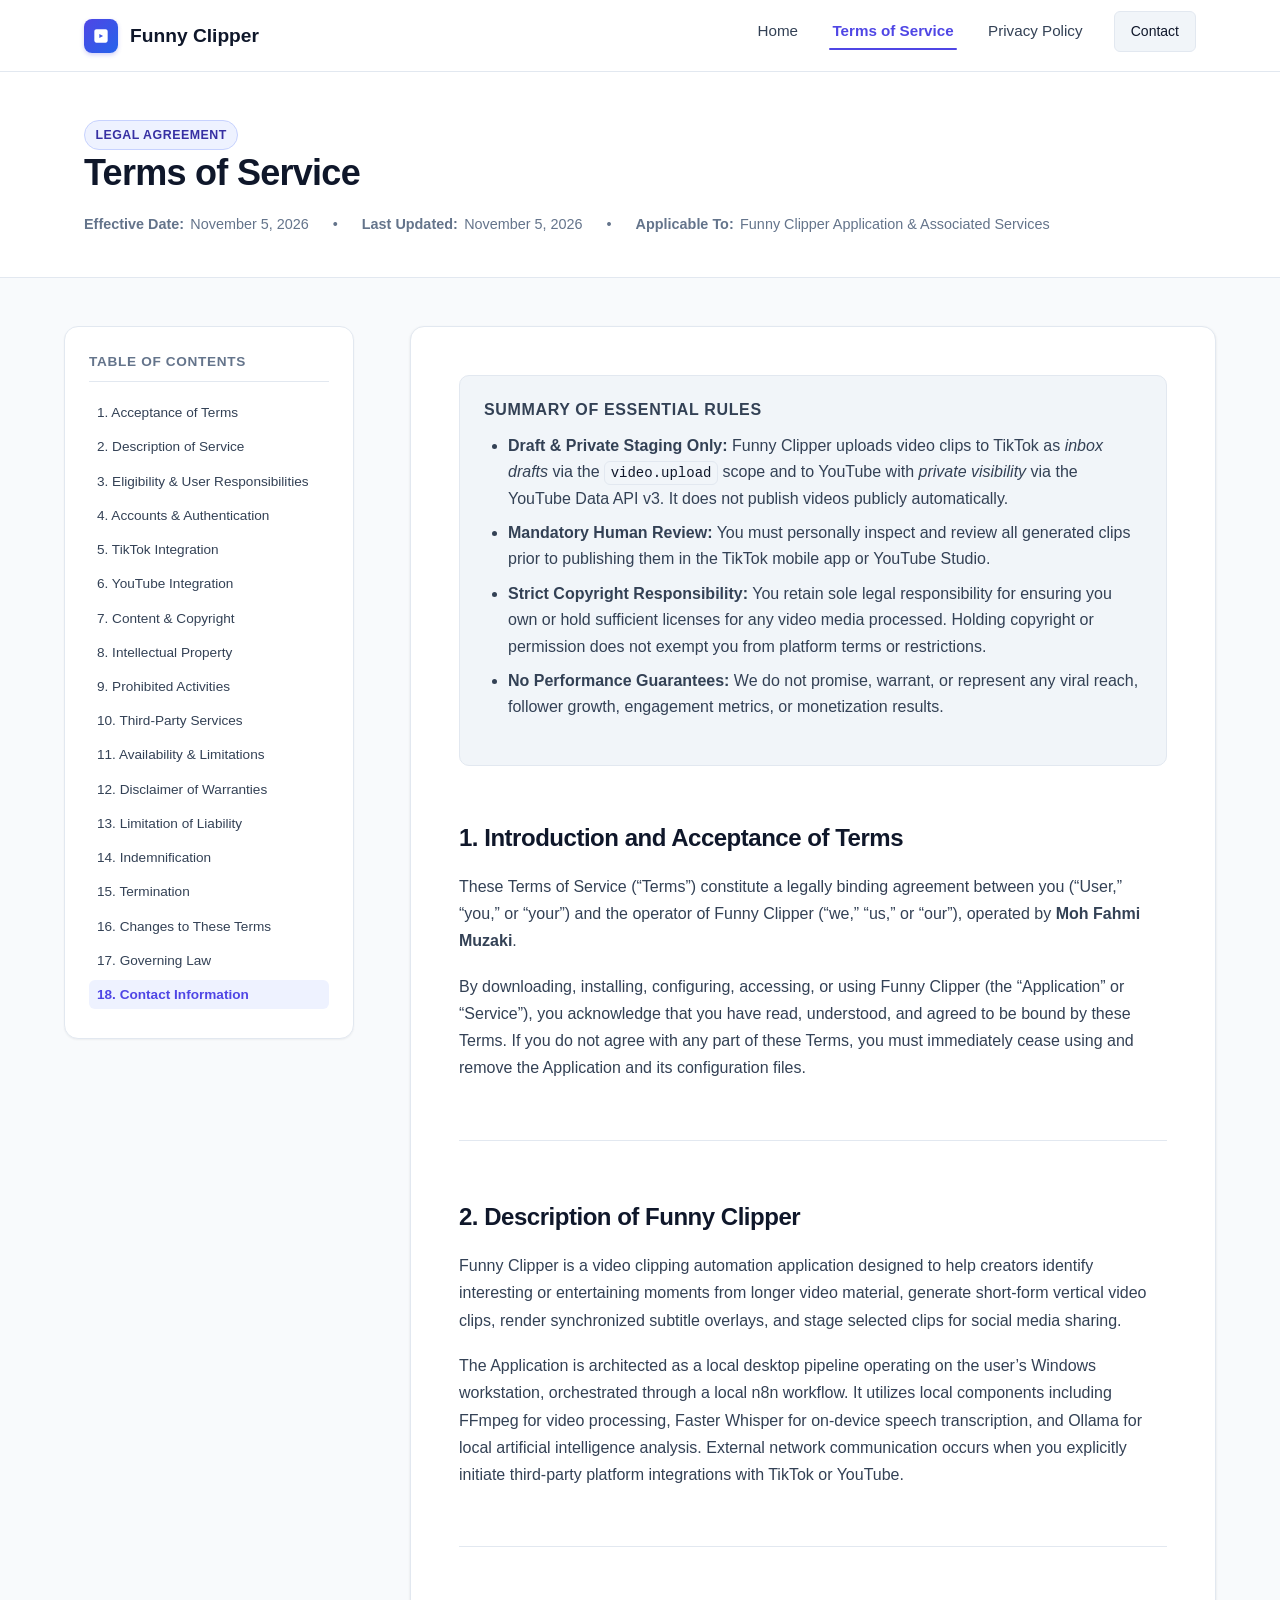
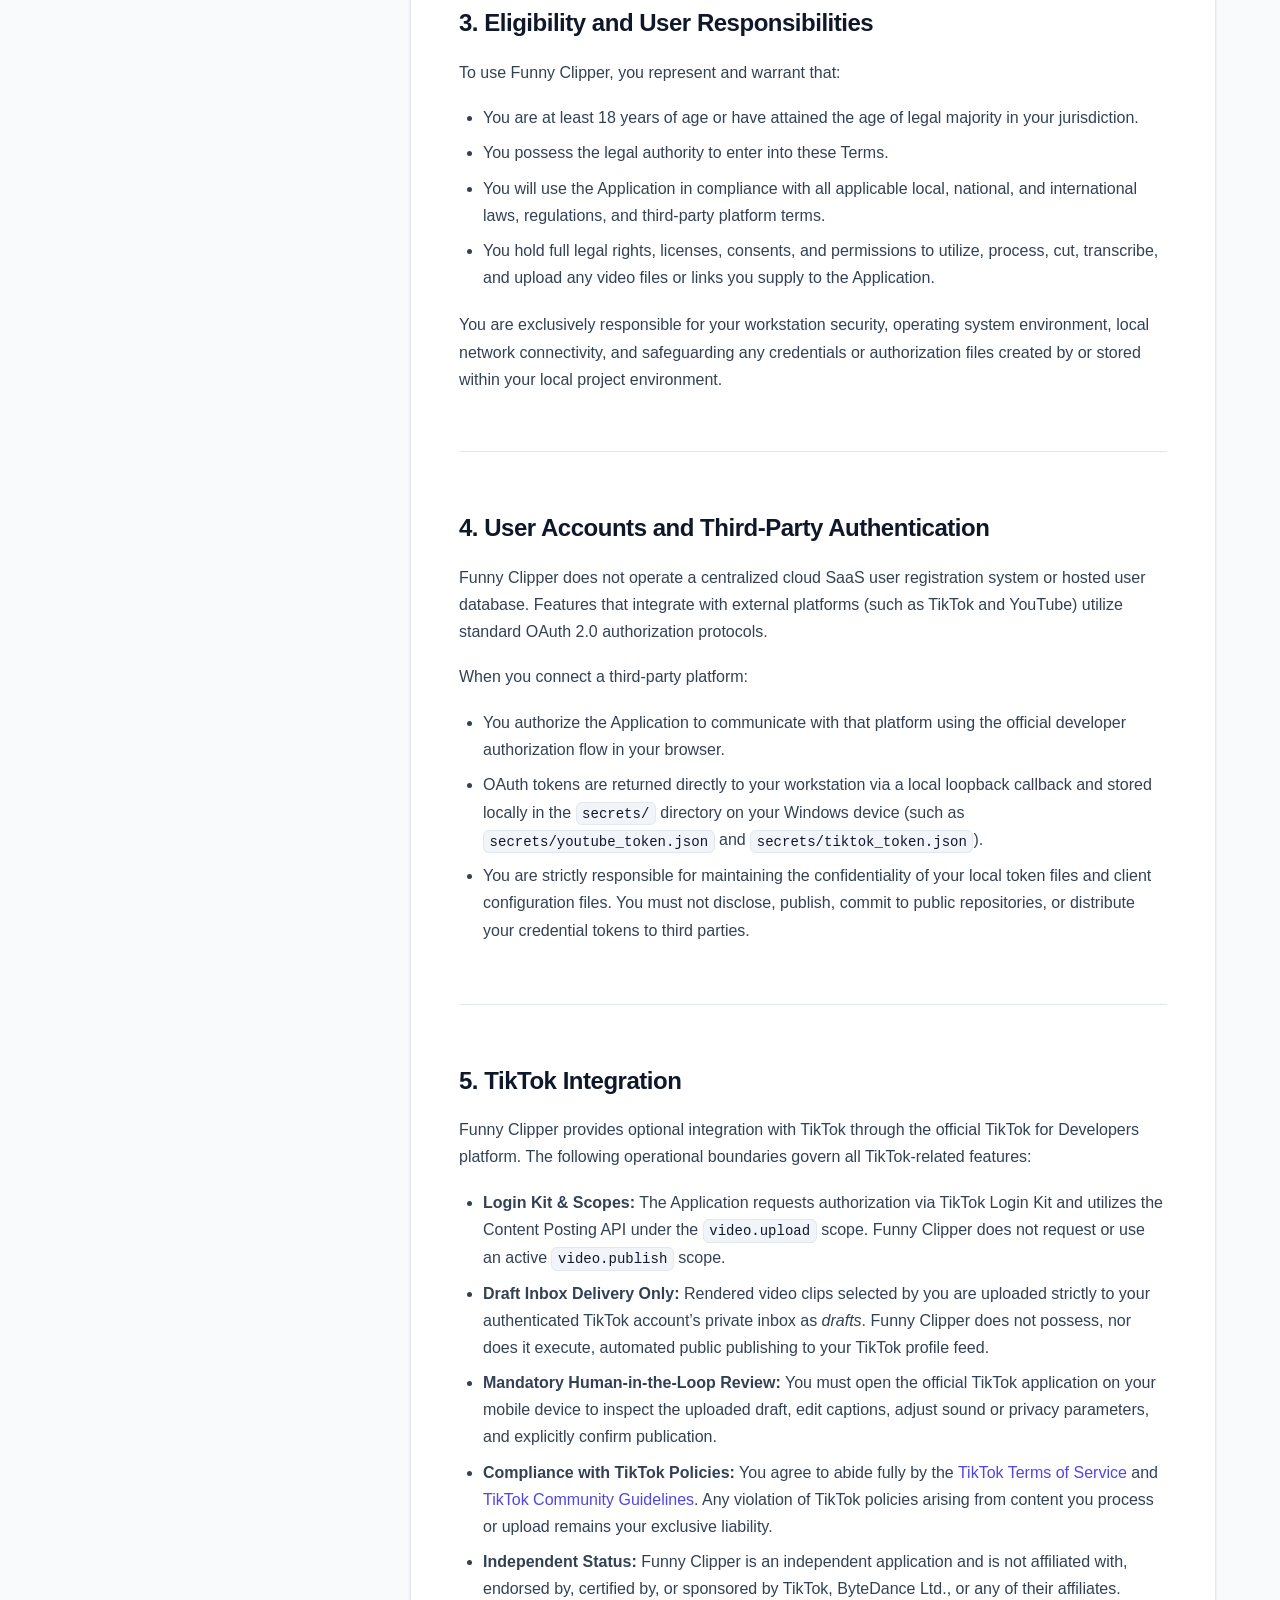
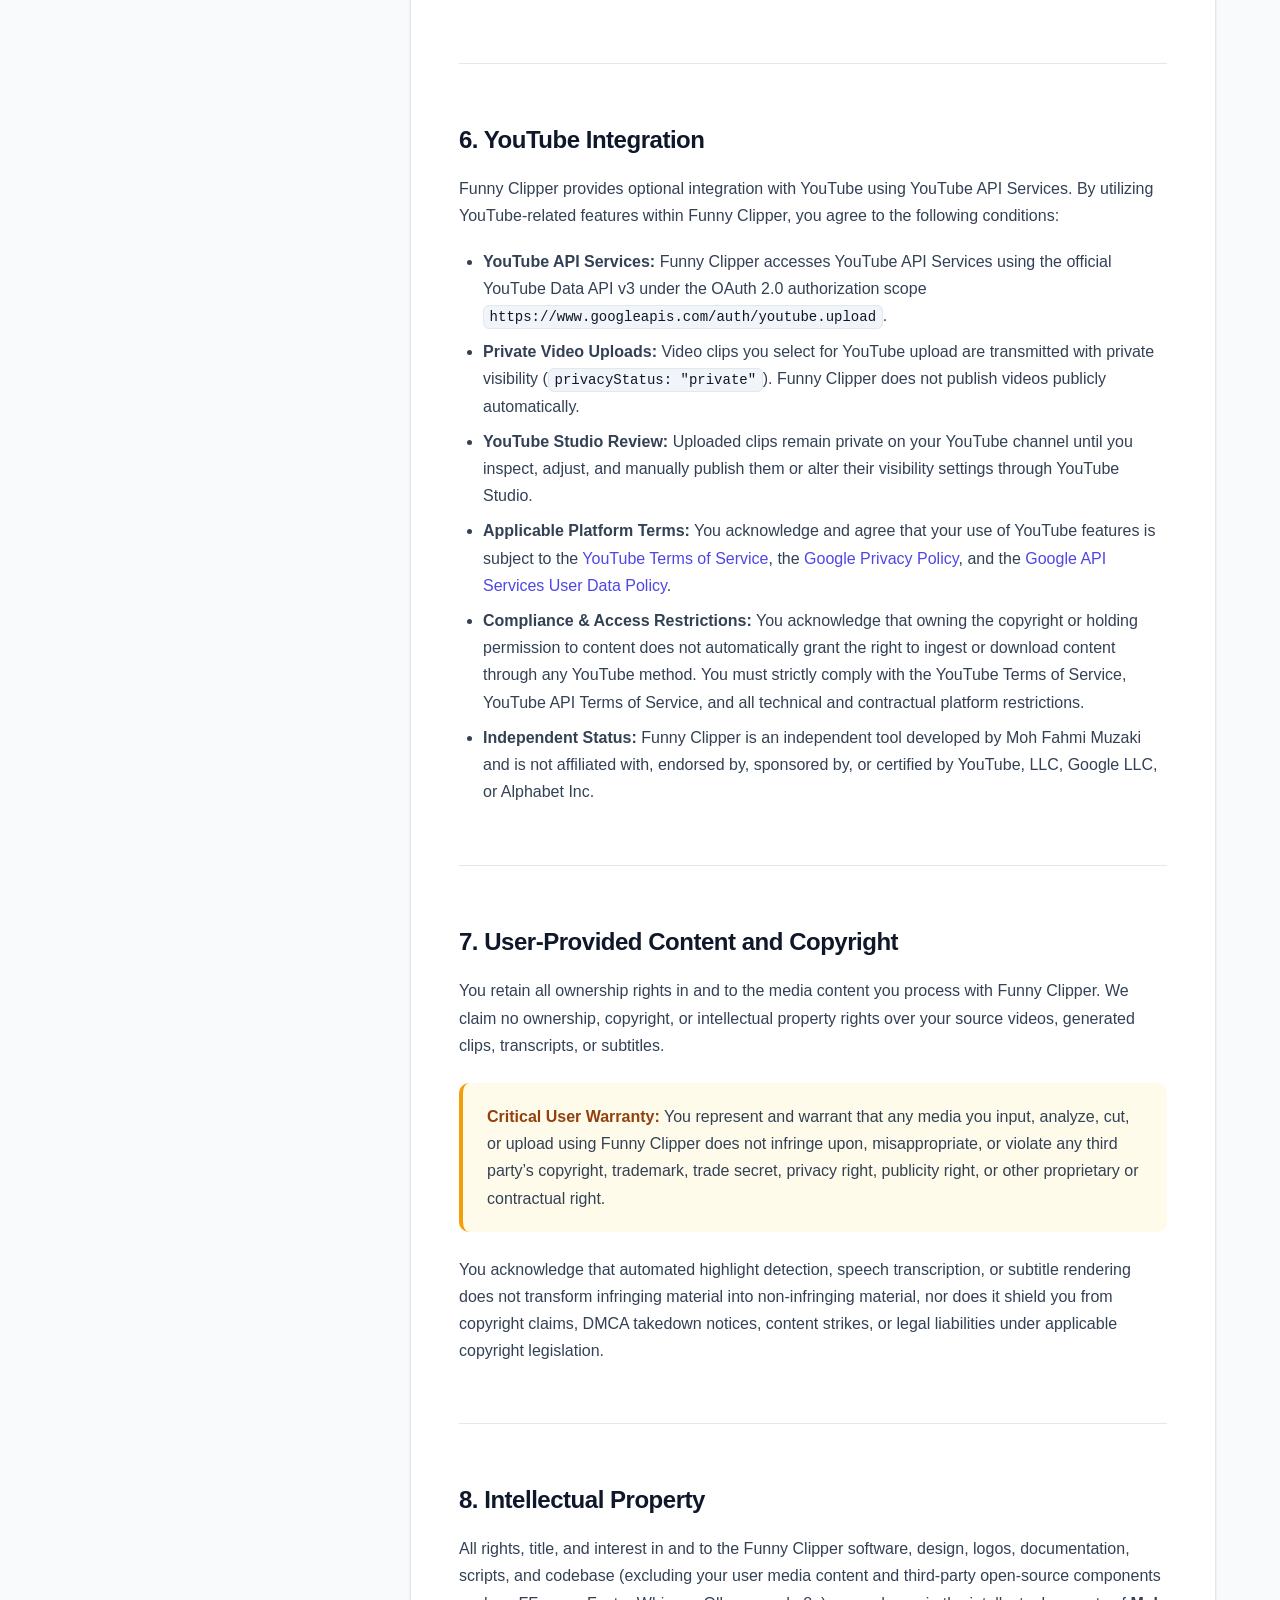
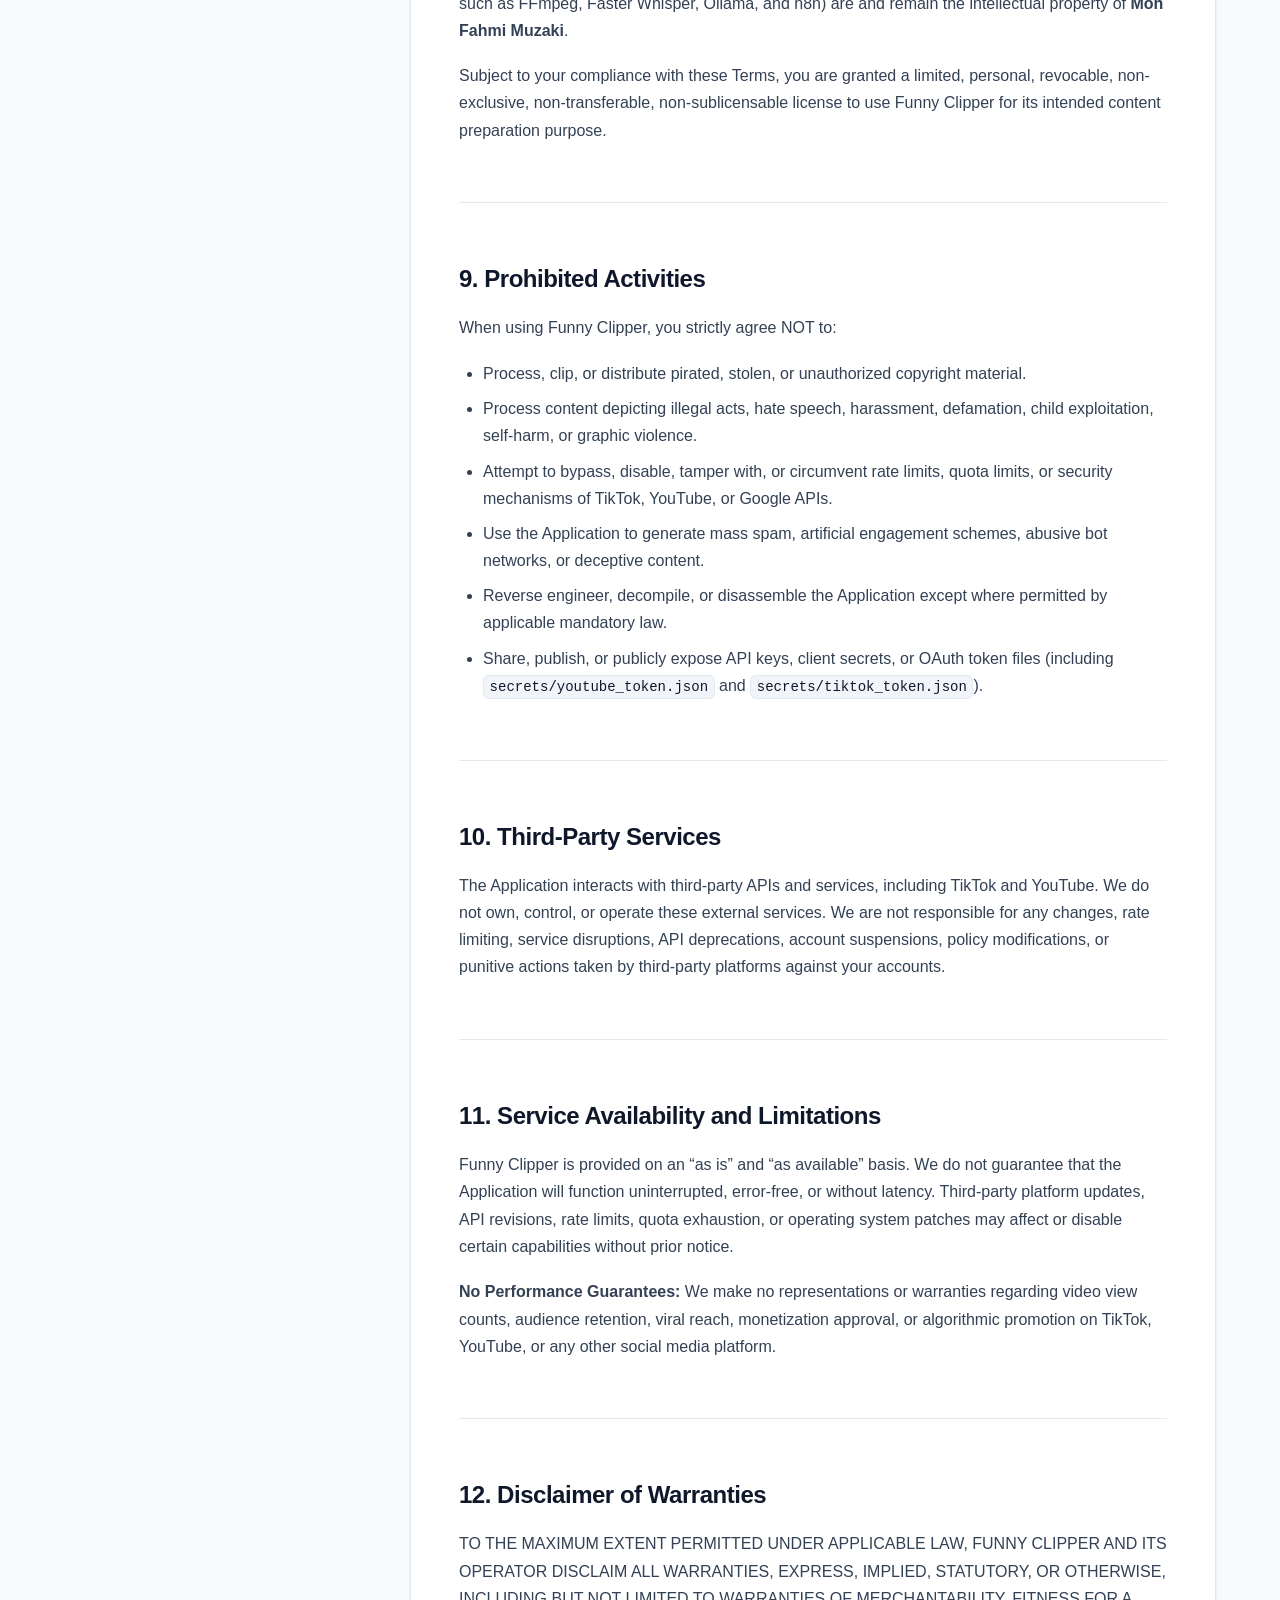
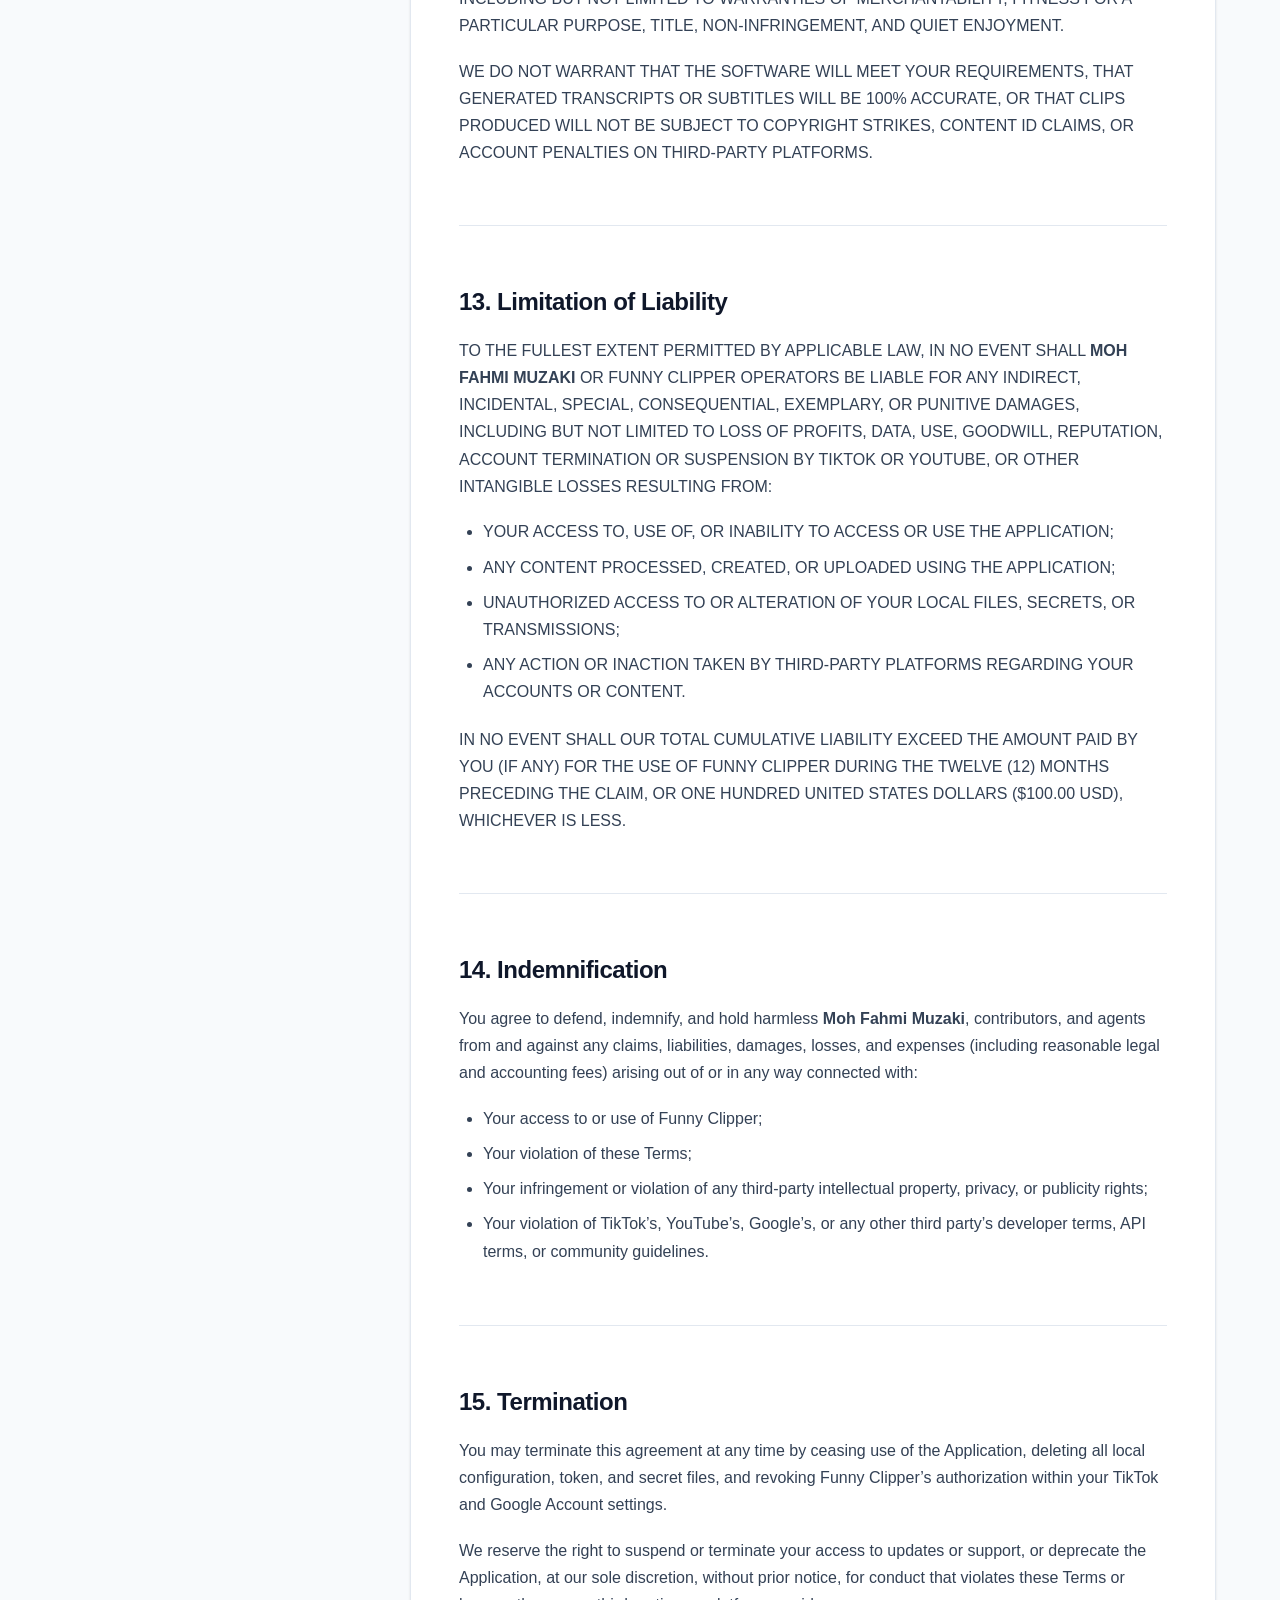
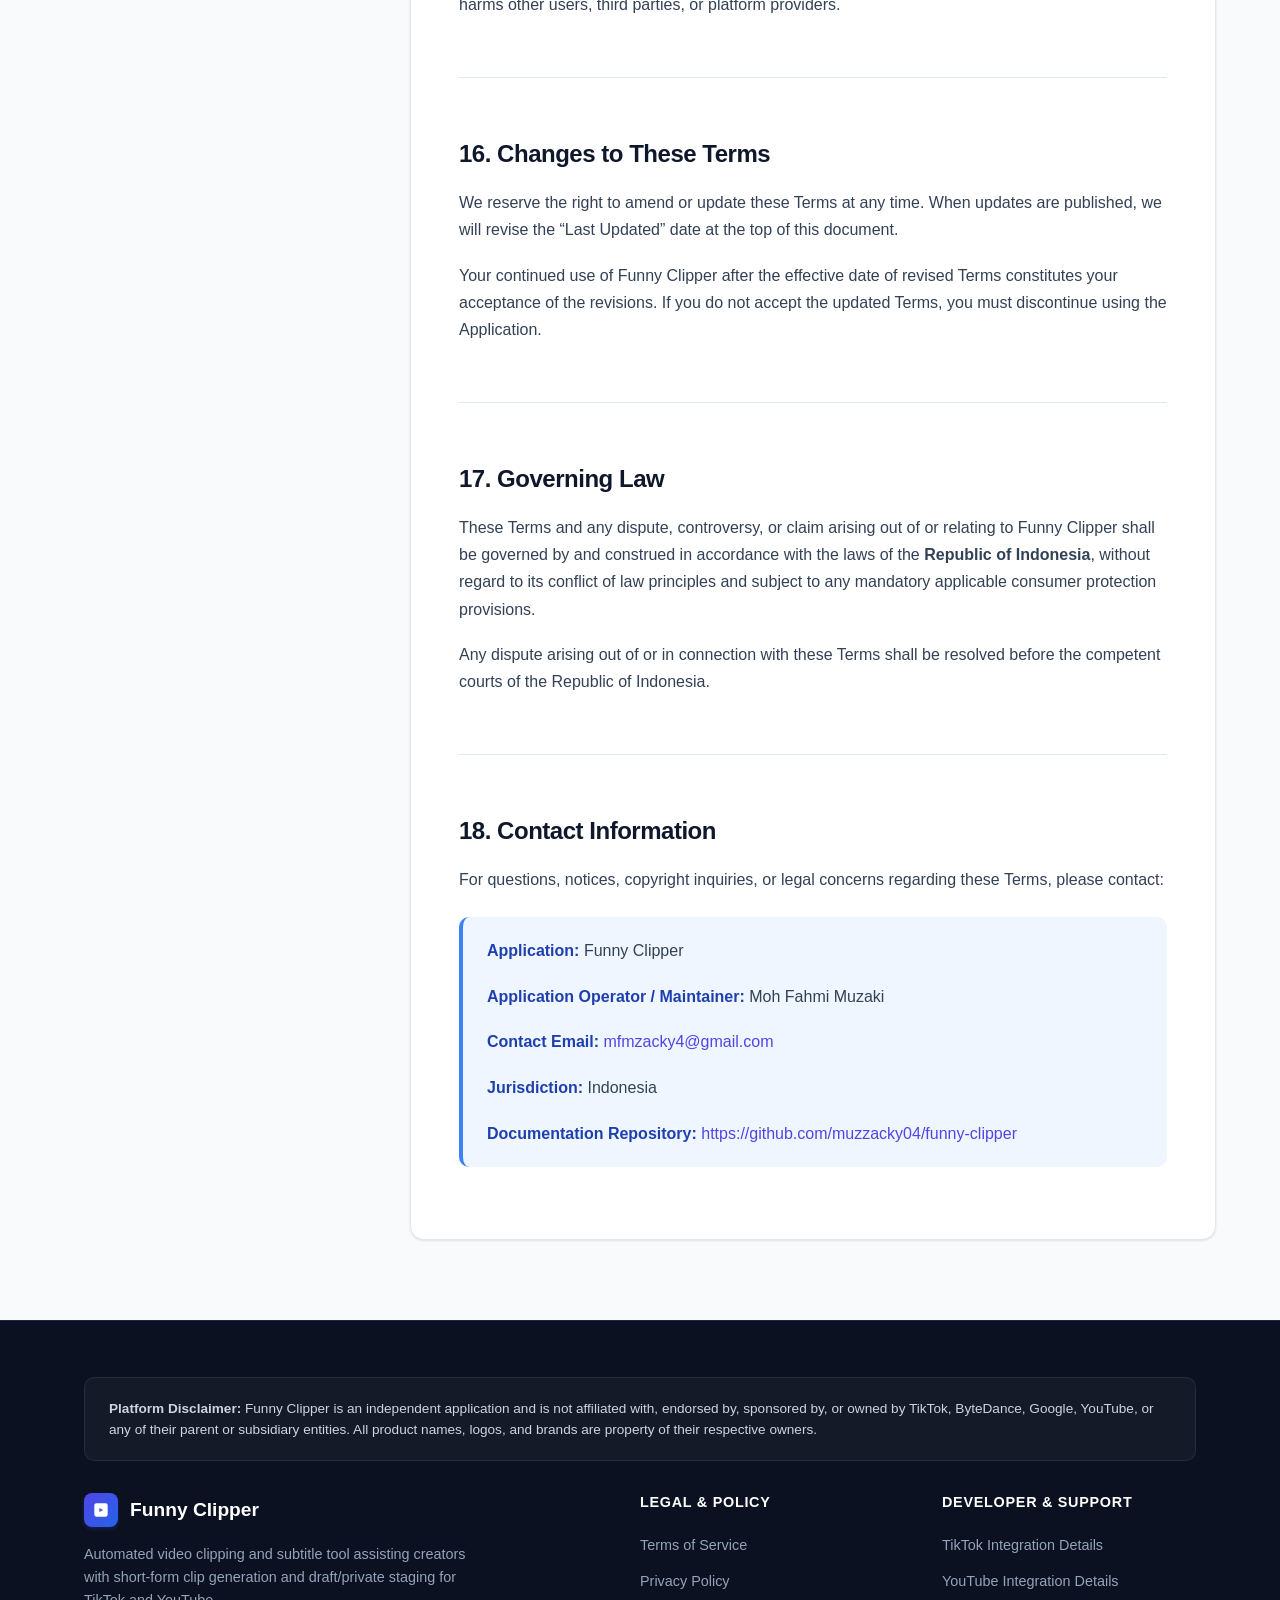
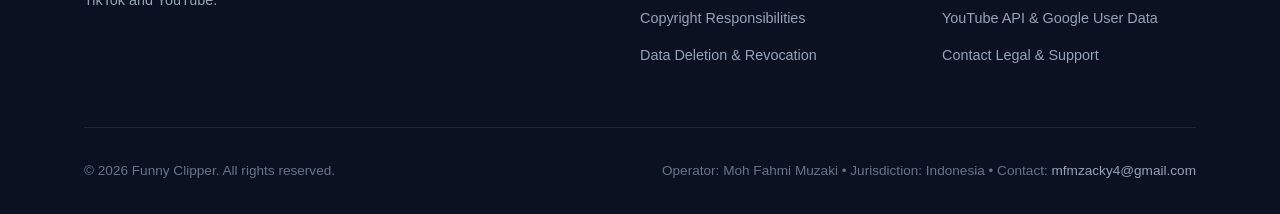
<file: terms.html>
<!DOCTYPE html>
<html lang="en">
<head>
  <meta charset="UTF-8">
  <meta name="viewport" content="width=device-width, initial-scale=1.0">
  <title>Terms of Service — Funny Clipper</title>
  <meta name="description" content="Official Terms of Service for Funny Clipper, governing the use of our video clipping application and third-party integrations including TikTok and YouTube.">
  
  <!-- Canonical URL for GitHub Pages -->
  <link rel="canonical" href="https://muzzacky04.github.io/funny-clipper/terms.html">
  
  <!-- Open Graph Meta Tags -->
  <meta property="og:title" content="Terms of Service — Funny Clipper">
  <meta property="og:description" content="Terms and conditions governing the use of Funny Clipper video clipping automation tool and platform integrations.">
  <meta property="og:type" content="article">
  <meta property="og:url" content="https://muzzacky04.github.io/funny-clipper/terms.html">
  <meta property="og:site_name" content="Funny Clipper">
  
  <!-- Favicon -->
  <link rel="icon" type="image/svg+xml" href="data:image/svg+xml,%3Csvg xmlns='http://www.w3.org/2000/svg' viewBox='0 0 24 24' fill='%234f46e5'%3E%3Cpath d='M19.5 7.5L14 2H6c-1.1 0-2 .9-2 2v16c0 1.1.9 2 2 2h12c1.1 0 2-.9 2-2V7.5zM14 3.5l4 4H14V3.5zM10.5 17.5v-7l5.5 3.5-5.5 3.5z'/%3E%3C/svg%3E">
  
  <!-- Stylesheet -->
  <link rel="stylesheet" href="assets/css/style.css">
</head>
<body>

  <!-- Site Header -->
  <header class="site-header">
    <div class="container header-container">
      <a href="index.html" class="brand-logo" aria-label="Funny Clipper Home">
        <span class="brand-icon">
          <svg viewBox="0 0 24 24" fill="currentColor" aria-hidden="true">
            <path d="M4 6.5C4 5.12 5.12 4 6.5 4h11C18.88 4 20 5.12 20 6.5v11c0 1.38-1.12 2.5-2.5 2.5h-11C5.12 20 4 18.88 4 17.5v-11zm6 3v5l4.5-2.5L10 9.5z"/>
          </svg>
        </span>
        <span>Funny Clipper</span>
      </a>

      <button class="nav-toggle" aria-label="Toggle navigation menu" aria-expanded="false">
        <svg width="24" height="24" viewBox="0 0 24 24" fill="none" stroke="currentColor" stroke-width="2" stroke-linecap="round" stroke-linejoin="round">
          <line x1="3" y1="12" x2="21" y2="12"></line>
          <line x1="3" y1="6" x2="21" y2="6"></line>
          <line x1="3" y1="18" x2="21" y2="18"></line>
        </svg>
      </button>

      <nav aria-label="Main Navigation">
        <ul class="nav-menu">
          <li><a href="index.html" class="nav-link">Home</a></li>
          <li><a href="terms.html" class="nav-link active">Terms of Service</a></li>
          <li><a href="privacy.html" class="nav-link">Privacy Policy</a></li>
          <li><a href="#section-18" class="nav-cta"><span>Contact</span></a></li>
        </ul>
      </nav>
    </div>
  </header>

  <!-- Legal Document Header -->
  <section class="legal-header">
    <div class="container">
      <div class="badge">Legal Agreement</div>
      <h1>Terms of Service</h1>
      <div class="legal-header-meta">
        <span><strong>Effective Date:</strong> November 5, 2026</span>
        <span>&bull;</span>
        <span><strong>Last Updated:</strong> November 5, 2026</span>
        <span>&bull;</span>
        <span><strong>Applicable To:</strong> Funny Clipper Application &amp; Associated Services</span>
      </div>
    </div>
  </section>

  <!-- Legal Content Area -->
  <main class="legal-container">
    <div class="legal-content-wrapper">
      
      <!-- Table of Contents Sidebar -->
      <aside class="legal-toc-sidebar" aria-label="Table of Contents">
        <div class="toc-title">Table of Contents</div>
        <ul class="toc-list">
          <li class="toc-item"><a href="#section-1" class="toc-link">1. Acceptance of Terms</a></li>
          <li class="toc-item"><a href="#section-2" class="toc-link">2. Description of Service</a></li>
          <li class="toc-item"><a href="#section-3" class="toc-link">3. Eligibility &amp; User Responsibilities</a></li>
          <li class="toc-item"><a href="#section-4" class="toc-link">4. Accounts &amp; Authentication</a></li>
          <li class="toc-item"><a href="#section-5" class="toc-link">5. TikTok Integration</a></li>
          <li class="toc-item"><a href="#section-6" class="toc-link">6. YouTube Integration</a></li>
          <li class="toc-item"><a href="#section-7" class="toc-link">7. Content &amp; Copyright</a></li>
          <li class="toc-item"><a href="#section-8" class="toc-link">8. Intellectual Property</a></li>
          <li class="toc-item"><a href="#section-9" class="toc-link">9. Prohibited Activities</a></li>
          <li class="toc-item"><a href="#section-10" class="toc-link">10. Third-Party Services</a></li>
          <li class="toc-item"><a href="#section-11" class="toc-link">11. Availability &amp; Limitations</a></li>
          <li class="toc-item"><a href="#section-12" class="toc-link">12. Disclaimer of Warranties</a></li>
          <li class="toc-item"><a href="#section-13" class="toc-link">13. Limitation of Liability</a></li>
          <li class="toc-item"><a href="#section-14" class="toc-link">14. Indemnification</a></li>
          <li class="toc-item"><a href="#section-15" class="toc-link">15. Termination</a></li>
          <li class="toc-item"><a href="#section-16" class="toc-link">16. Changes to These Terms</a></li>
          <li class="toc-item"><a href="#section-17" class="toc-link">17. Governing Law</a></li>
          <li class="toc-item"><a href="#section-18" class="toc-link">18. Contact Information</a></li>
        </ul>
      </aside>

      <!-- Main Legal Article -->
      <article class="legal-article">
        
        <div class="key-highlights-box">
          <h3>Summary of Essential Rules</h3>
          <ul>
            <li><strong>Draft &amp; Private Staging Only:</strong> Funny Clipper uploads video clips to TikTok as <em>inbox drafts</em> via the <code>video.upload</code> scope and to YouTube with <em>private visibility</em> via the YouTube Data API v3. It does not publish videos publicly automatically.</li>
            <li><strong>Mandatory Human Review:</strong> You must personally inspect and review all generated clips prior to publishing them in the TikTok mobile app or YouTube Studio.</li>
            <li><strong>Strict Copyright Responsibility:</strong> You retain sole legal responsibility for ensuring you own or hold sufficient licenses for any video media processed. Holding copyright or permission does not exempt you from platform terms or restrictions.</li>
            <li><strong>No Performance Guarantees:</strong> We do not promise, warrant, or represent any viral reach, follower growth, engagement metrics, or monetization results.</li>
          </ul>
        </div>

        <!-- Section 1 -->
        <section id="section-1" class="legal-section">
          <h2>
            1. Introduction and Acceptance of Terms
            <a href="#section-1" class="section-anchor" aria-label="Link to Section 1">#</a>
          </h2>
          <p>
            These Terms of Service (&ldquo;Terms&rdquo;) constitute a legally binding agreement between you (&ldquo;User,&rdquo; &ldquo;you,&rdquo; or &ldquo;your&rdquo;) and the operator of Funny Clipper (&ldquo;we,&rdquo; &ldquo;us,&rdquo; or &ldquo;our&rdquo;), operated by <strong>Moh Fahmi Muzaki</strong>.
          </p>
          <p>
            By downloading, installing, configuring, accessing, or using Funny Clipper (the &ldquo;Application&rdquo; or &ldquo;Service&rdquo;), you acknowledge that you have read, understood, and agreed to be bound by these Terms. If you do not agree with any part of these Terms, you must immediately cease using and remove the Application and its configuration files.
          </p>
        </section>

        <!-- Section 2 -->
        <section id="section-2" class="legal-section">
          <h2>
            2. Description of Funny Clipper
            <a href="#section-2" class="section-anchor" aria-label="Link to Section 2">#</a>
          </h2>
          <p>
            Funny Clipper is a video clipping automation application designed to help creators identify interesting or entertaining moments from longer video material, generate short-form vertical video clips, render synchronized subtitle overlays, and stage selected clips for social media sharing.
          </p>
          <p>
            The Application is architected as a local desktop pipeline operating on the user&rsquo;s Windows workstation, orchestrated through a local n8n workflow. It utilizes local components including FFmpeg for video processing, Faster Whisper for on-device speech transcription, and Ollama for local artificial intelligence analysis. External network communication occurs when you explicitly initiate third-party platform integrations with TikTok or YouTube.
          </p>
        </section>

        <!-- Section 3 -->
        <section id="section-3" class="legal-section">
          <h2>
            3. Eligibility and User Responsibilities
            <a href="#section-3" class="section-anchor" aria-label="Link to Section 3">#</a>
          </h2>
          <p>
            To use Funny Clipper, you represent and warrant that:
          </p>
          <ul>
            <li>You are at least 18 years of age or have attained the age of legal majority in your jurisdiction.</li>
            <li>You possess the legal authority to enter into these Terms.</li>
            <li>You will use the Application in compliance with all applicable local, national, and international laws, regulations, and third-party platform terms.</li>
            <li>You hold full legal rights, licenses, consents, and permissions to utilize, process, cut, transcribe, and upload any video files or links you supply to the Application.</li>
          </ul>
          <p>
            You are exclusively responsible for your workstation security, operating system environment, local network connectivity, and safeguarding any credentials or authorization files created by or stored within your local project environment.
          </p>
        </section>

        <!-- Section 4 -->
        <section id="section-4" class="legal-section">
          <h2>
            4. User Accounts and Third-Party Authentication
            <a href="#section-4" class="section-anchor" aria-label="Link to Section 4">#</a>
          </h2>
          <p>
            Funny Clipper does not operate a centralized cloud SaaS user registration system or hosted user database. Features that integrate with external platforms (such as TikTok and YouTube) utilize standard OAuth 2.0 authorization protocols.
          </p>
          <p>
            When you connect a third-party platform:
          </p>
          <ul>
            <li>You authorize the Application to communicate with that platform using the official developer authorization flow in your browser.</li>
            <li>OAuth tokens are returned directly to your workstation via a local loopback callback and stored locally in the <code>secrets/</code> directory on your Windows device (such as <code>secrets/youtube_token.json</code> and <code>secrets/tiktok_token.json</code>).</li>
            <li>You are strictly responsible for maintaining the confidentiality of your local token files and client configuration files. You must not disclose, publish, commit to public repositories, or distribute your credential tokens to third parties.</li>
          </ul>
        </section>

        <!-- Section 5 -->
        <section id="section-5" class="legal-section">
          <span id="tiktok"></span>
          <h2>
            5. TikTok Integration
            <a href="#section-5" class="section-anchor" aria-label="Link to Section 5">#</a>
          </h2>
          <p>
            Funny Clipper provides optional integration with TikTok through the official TikTok for Developers platform. The following operational boundaries govern all TikTok-related features:
          </p>
          <ul>
            <li>
              <strong>Login Kit &amp; Scopes:</strong> The Application requests authorization via TikTok Login Kit and utilizes the Content Posting API under the <code>video.upload</code> scope. Funny Clipper does not request or use an active <code>video.publish</code> scope.
            </li>
            <li>
              <strong>Draft Inbox Delivery Only:</strong> Rendered video clips selected by you are uploaded strictly to your authenticated TikTok account&rsquo;s private inbox as <em>drafts</em>. Funny Clipper does not possess, nor does it execute, automated public publishing to your TikTok profile feed.
            </li>
            <li>
              <strong>Mandatory Human-in-the-Loop Review:</strong> You must open the official TikTok application on your mobile device to inspect the uploaded draft, edit captions, adjust sound or privacy parameters, and explicitly confirm publication.
            </li>
            <li>
              <strong>Compliance with TikTok Policies:</strong> You agree to abide fully by the <a href="https://www.tiktok.com/legal/page/row/terms-of-service/en" target="_blank" rel="noopener noreferrer">TikTok Terms of Service</a> and <a href="https://www.tiktok.com/community-guidelines/en" target="_blank" rel="noopener noreferrer">TikTok Community Guidelines</a>. Any violation of TikTok policies arising from content you process or upload remains your exclusive liability.
            </li>
            <li>
              <strong>Independent Status:</strong> Funny Clipper is an independent application and is not affiliated with, endorsed by, certified by, or sponsored by TikTok, ByteDance Ltd., or any of their affiliates.
            </li>
          </ul>
        </section>

        <!-- Section 6 -->
        <section id="section-6" class="legal-section">
          <span id="youtube"></span>
          <h2>
            6. YouTube Integration
            <a href="#section-6" class="section-anchor" aria-label="Link to Section 6">#</a>
          </h2>
          <p>
            Funny Clipper provides optional integration with YouTube using YouTube API Services. By utilizing YouTube-related features within Funny Clipper, you agree to the following conditions:
          </p>
          <ul>
            <li>
              <strong>YouTube API Services:</strong> Funny Clipper accesses YouTube API Services using the official YouTube Data API v3 under the OAuth 2.0 authorization scope <code>https://www.googleapis.com/auth/youtube.upload</code>.
            </li>
            <li>
              <strong>Private Video Uploads:</strong> Video clips you select for YouTube upload are transmitted with private visibility (<code>privacyStatus: "private"</code>). Funny Clipper does not publish videos publicly automatically.
            </li>
            <li>
              <strong>YouTube Studio Review:</strong> Uploaded clips remain private on your YouTube channel until you inspect, adjust, and manually publish them or alter their visibility settings through YouTube Studio.
            </li>
            <li>
              <strong>Applicable Platform Terms:</strong> You acknowledge and agree that your use of YouTube features is subject to the <a href="https://www.youtube.com/t/terms" target="_blank" rel="noopener noreferrer">YouTube Terms of Service</a>, the <a href="https://policies.google.com/privacy" target="_blank" rel="noopener noreferrer">Google Privacy Policy</a>, and the <a href="https://developers.google.com/terms/api-services-user-data-policy" target="_blank" rel="noopener noreferrer">Google API Services User Data Policy</a>.
            </li>
            <li>
              <strong>Compliance &amp; Access Restrictions:</strong> You acknowledge that owning the copyright or holding permission to content does not automatically grant the right to ingest or download content through any YouTube method. You must strictly comply with the YouTube Terms of Service, YouTube API Terms of Service, and all technical and contractual platform restrictions.
            </li>
            <li>
              <strong>Independent Status:</strong> Funny Clipper is an independent tool developed by Moh Fahmi Muzaki and is not affiliated with, endorsed by, sponsored by, or certified by YouTube, LLC, Google LLC, or Alphabet Inc.
            </li>
          </ul>
        </section>

        <!-- Section 7 -->
        <section id="section-7" class="legal-section">
          <span id="copyright"></span>
          <h2>
            7. User-Provided Content and Copyright
            <a href="#section-7" class="section-anchor" aria-label="Link to Section 7">#</a>
          </h2>
          <p>
            You retain all ownership rights in and to the media content you process with Funny Clipper. We claim no ownership, copyright, or intellectual property rights over your source videos, generated clips, transcripts, or subtitles.
          </p>
          <div class="callout callout-warning">
            <p>
              <strong>Critical User Warranty:</strong> You represent and warrant that any media you input, analyze, cut, or upload using Funny Clipper does not infringe upon, misappropriate, or violate any third party&rsquo;s copyright, trademark, trade secret, privacy right, publicity right, or other proprietary or contractual right.
            </p>
          </div>
          <p>
            You acknowledge that automated highlight detection, speech transcription, or subtitle rendering does not transform infringing material into non-infringing material, nor does it shield you from copyright claims, DMCA takedown notices, content strikes, or legal liabilities under applicable copyright legislation.
          </p>
        </section>

        <!-- Section 8 -->
        <section id="section-8" class="legal-section">
          <h2>
            8. Intellectual Property
            <a href="#section-8" class="section-anchor" aria-label="Link to Section 8">#</a>
          </h2>
          <p>
            All rights, title, and interest in and to the Funny Clipper software, design, logos, documentation, scripts, and codebase (excluding your user media content and third-party open-source components such as FFmpeg, Faster Whisper, Ollama, and n8n) are and remain the intellectual property of <strong>Moh Fahmi Muzaki</strong>.
          </p>
          <p>
            Subject to your compliance with these Terms, you are granted a limited, personal, revocable, non-exclusive, non-transferable, non-sublicensable license to use Funny Clipper for its intended content preparation purpose.
          </p>
        </section>

        <!-- Section 9 -->
        <section id="section-9" class="legal-section">
          <h2>
            9. Prohibited Activities
            <a href="#section-9" class="section-anchor" aria-label="Link to Section 9">#</a>
          </h2>
          <p>When using Funny Clipper, you strictly agree NOT to:</p>
          <ul>
            <li>Process, clip, or distribute pirated, stolen, or unauthorized copyright material.</li>
            <li>Process content depicting illegal acts, hate speech, harassment, defamation, child exploitation, self-harm, or graphic violence.</li>
            <li>Attempt to bypass, disable, tamper with, or circumvent rate limits, quota limits, or security mechanisms of TikTok, YouTube, or Google APIs.</li>
            <li>Use the Application to generate mass spam, artificial engagement schemes, abusive bot networks, or deceptive content.</li>
            <li>Reverse engineer, decompile, or disassemble the Application except where permitted by applicable mandatory law.</li>
            <li>Share, publish, or publicly expose API keys, client secrets, or OAuth token files (including <code>secrets/youtube_token.json</code> and <code>secrets/tiktok_token.json</code>).</li>
          </ul>
        </section>

        <!-- Section 10 -->
        <section id="section-10" class="legal-section">
          <h2>
            10. Third-Party Services
            <a href="#section-10" class="section-anchor" aria-label="Link to Section 10">#</a>
          </h2>
          <p>
            The Application interacts with third-party APIs and services, including TikTok and YouTube. We do not own, control, or operate these external services. We are not responsible for any changes, rate limiting, service disruptions, API deprecations, account suspensions, policy modifications, or punitive actions taken by third-party platforms against your accounts.
          </p>
        </section>

        <!-- Section 11 -->
        <section id="section-11" class="legal-section">
          <h2>
            11. Service Availability and Limitations
            <a href="#section-11" class="section-anchor" aria-label="Link to Section 11">#</a>
          </h2>
          <p>
            Funny Clipper is provided on an &ldquo;as is&rdquo; and &ldquo;as available&rdquo; basis. We do not guarantee that the Application will function uninterrupted, error-free, or without latency. Third-party platform updates, API revisions, rate limits, quota exhaustion, or operating system patches may affect or disable certain capabilities without prior notice.
          </p>
          <p>
            <strong>No Performance Guarantees:</strong> We make no representations or warranties regarding video view counts, audience retention, viral reach, monetization approval, or algorithmic promotion on TikTok, YouTube, or any other social media platform.
          </p>
        </section>

        <!-- Section 12 -->
        <section id="section-12" class="legal-section">
          <h2>
            12. Disclaimer of Warranties
            <a href="#section-12" class="section-anchor" aria-label="Link to Section 12">#</a>
          </h2>
          <p>
            TO THE MAXIMUM EXTENT PERMITTED UNDER APPLICABLE LAW, FUNNY CLIPPER AND ITS OPERATOR DISCLAIM ALL WARRANTIES, EXPRESS, IMPLIED, STATUTORY, OR OTHERWISE, INCLUDING BUT NOT LIMITED TO WARRANTIES OF MERCHANTABILITY, FITNESS FOR A PARTICULAR PURPOSE, TITLE, NON-INFRINGEMENT, AND QUIET ENJOYMENT.
          </p>
          <p>
            WE DO NOT WARRANT THAT THE SOFTWARE WILL MEET YOUR REQUIREMENTS, THAT GENERATED TRANSCRIPTS OR SUBTITLES WILL BE 100% ACCURATE, OR THAT CLIPS PRODUCED WILL NOT BE SUBJECT TO COPYRIGHT STRIKES, CONTENT ID CLAIMS, OR ACCOUNT PENALTIES ON THIRD-PARTY PLATFORMS.
          </p>
        </section>

        <!-- Section 13 -->
        <section id="section-13" class="legal-section">
          <h2>
            13. Limitation of Liability
            <a href="#section-13" class="section-anchor" aria-label="Link to Section 13">#</a>
          </h2>
          <p>
            TO THE FULLEST EXTENT PERMITTED BY APPLICABLE LAW, IN NO EVENT SHALL <strong>MOH FAHMI MUZAKI</strong> OR FUNNY CLIPPER OPERATORS BE LIABLE FOR ANY INDIRECT, INCIDENTAL, SPECIAL, CONSEQUENTIAL, EXEMPLARY, OR PUNITIVE DAMAGES, INCLUDING BUT NOT LIMITED TO LOSS OF PROFITS, DATA, USE, GOODWILL, REPUTATION, ACCOUNT TERMINATION OR SUSPENSION BY TIKTOK OR YOUTUBE, OR OTHER INTANGIBLE LOSSES RESULTING FROM:
          </p>
          <ul>
            <li>YOUR ACCESS TO, USE OF, OR INABILITY TO ACCESS OR USE THE APPLICATION;</li>
            <li>ANY CONTENT PROCESSED, CREATED, OR UPLOADED USING THE APPLICATION;</li>
            <li>UNAUTHORIZED ACCESS TO OR ALTERATION OF YOUR LOCAL FILES, SECRETS, OR TRANSMISSIONS;</li>
            <li>ANY ACTION OR INACTION TAKEN BY THIRD-PARTY PLATFORMS REGARDING YOUR ACCOUNTS OR CONTENT.</li>
          </ul>
          <p>
            IN NO EVENT SHALL OUR TOTAL CUMULATIVE LIABILITY EXCEED THE AMOUNT PAID BY YOU (IF ANY) FOR THE USE OF FUNNY CLIPPER DURING THE TWELVE (12) MONTHS PRECEDING THE CLAIM, OR ONE HUNDRED UNITED STATES DOLLARS ($100.00 USD), WHICHEVER IS LESS.
          </p>
        </section>

        <!-- Section 14 -->
        <section id="section-14" class="legal-section">
          <h2>
            14. Indemnification
            <a href="#section-14" class="section-anchor" aria-label="Link to Section 14">#</a>
          </h2>
          <p>
            You agree to defend, indemnify, and hold harmless <strong>Moh Fahmi Muzaki</strong>, contributors, and agents from and against any claims, liabilities, damages, losses, and expenses (including reasonable legal and accounting fees) arising out of or in any way connected with:
          </p>
          <ul>
            <li>Your access to or use of Funny Clipper;</li>
            <li>Your violation of these Terms;</li>
            <li>Your infringement or violation of any third-party intellectual property, privacy, or publicity rights;</li>
            <li>Your violation of TikTok&rsquo;s, YouTube&rsquo;s, Google&rsquo;s, or any other third party&rsquo;s developer terms, API terms, or community guidelines.</li>
          </ul>
        </section>

        <!-- Section 15 -->
        <section id="section-15" class="legal-section">
          <h2>
            15. Termination
            <a href="#section-15" class="section-anchor" aria-label="Link to Section 15">#</a>
          </h2>
          <p>
            You may terminate this agreement at any time by ceasing use of the Application, deleting all local configuration, token, and secret files, and revoking Funny Clipper&rsquo;s authorization within your TikTok and Google Account settings.
          </p>
          <p>
            We reserve the right to suspend or terminate your access to updates or support, or deprecate the Application, at our sole discretion, without prior notice, for conduct that violates these Terms or harms other users, third parties, or platform providers.
          </p>
        </section>

        <!-- Section 16 -->
        <section id="section-16" class="legal-section">
          <h2>
            16. Changes to These Terms
            <a href="#section-16" class="section-anchor" aria-label="Link to Section 16">#</a>
          </h2>
          <p>
            We reserve the right to amend or update these Terms at any time. When updates are published, we will revise the &ldquo;Last Updated&rdquo; date at the top of this document.
          </p>
          <p>
            Your continued use of Funny Clipper after the effective date of revised Terms constitutes your acceptance of the revisions. If you do not accept the updated Terms, you must discontinue using the Application.
          </p>
        </section>

        <!-- Section 17 -->
        <section id="section-17" class="legal-section">
          <h2>
            17. Governing Law
            <a href="#section-17" class="section-anchor" aria-label="Link to Section 17">#</a>
          </h2>
          <p>
            These Terms and any dispute, controversy, or claim arising out of or relating to Funny Clipper shall be governed by and construed in accordance with the laws of the <strong>Republic of Indonesia</strong>, without regard to its conflict of law principles and subject to any mandatory applicable consumer protection provisions.
          </p>
          <p>
            Any dispute arising out of or in connection with these Terms shall be resolved before the competent courts of the Republic of Indonesia.
          </p>
        </section>

        <!-- Section 18 -->
        <section id="section-18" class="legal-section">
          <span id="contact"></span>
          <h2>
            18. Contact Information
            <a href="#section-18" class="section-anchor" aria-label="Link to Section 18">#</a>
          </h2>
          <p>
            For questions, notices, copyright inquiries, or legal concerns regarding these Terms, please contact:
          </p>
          <div class="callout callout-info">
            <p><strong>Application:</strong> Funny Clipper</p>
            <p><strong>Application Operator / Maintainer:</strong> Moh Fahmi Muzaki</p>
            <p><strong>Contact Email:</strong> <a href="mailto:mfmzacky4@gmail.com">mfmzacky4@gmail.com</a></p>
            <p><strong>Jurisdiction:</strong> Indonesia</p>
            <p><strong>Documentation Repository:</strong> <a href="https://github.com/muzzacky04/funny-clipper" target="_blank" rel="noopener noreferrer">https://github.com/muzzacky04/funny-clipper</a></p>
          </div>
        </section>

      </article>
    </div>
  </main>

  <!-- Back to Top Button -->
  <button class="back-to-top" aria-label="Back to top">
    <svg viewBox="0 0 24 24" fill="none" stroke="currentColor" stroke-width="2.5" stroke-linecap="round" stroke-linejoin="round">
      <polyline points="18 15 12 9 6 15"></polyline>
    </svg>
  </button>

  <!-- Site Footer -->
  <footer class="site-footer">
    <div class="container">
      <div class="footer-disclaimer-box">
        <p>
          <strong>Platform Disclaimer:</strong> Funny Clipper is an independent application and is not affiliated with, endorsed by, sponsored by, or owned by TikTok, ByteDance, Google, YouTube, or any of their parent or subsidiary entities. All product names, logos, and brands are property of their respective owners.
        </p>
      </div>

      <div class="footer-grid">
        <div class="footer-brand">
          <a href="index.html" class="brand-logo">
            <span class="brand-icon">
              <svg viewBox="0 0 24 24" fill="currentColor">
                <path d="M4 6.5C4 5.12 5.12 4 6.5 4h11C18.88 4 20 5.12 20 6.5v11c0 1.38-1.12 2.5-2.5 2.5h-11C5.12 20 4 18.88 4 17.5v-11zm6 3v5l4.5-2.5L10 9.5z"/>
              </svg>
            </span>
            <span>Funny Clipper</span>
          </a>
          <p>
            Automated video clipping and subtitle tool assisting creators with short-form clip generation and draft/private staging for TikTok and YouTube.
          </p>
        </div>

        <div class="footer-nav-col">
          <h4>Legal &amp; Policy</h4>
          <ul class="footer-links">
            <li><a href="terms.html">Terms of Service</a></li>
            <li><a href="privacy.html">Privacy Policy</a></li>
            <li><a href="#section-7">Copyright Responsibilities</a></li>
            <li><a href="privacy.html#section-12">Data Deletion &amp; Revocation</a></li>
          </ul>
        </div>

        <div class="footer-nav-col">
          <h4>Developer &amp; Support</h4>
          <ul class="footer-links">
            <li><a href="#section-5">TikTok Integration Details</a></li>
            <li><a href="#section-6">YouTube Integration Details</a></li>
            <li><a href="privacy.html#section-8">YouTube API &amp; Google User Data</a></li>
            <li><a href="#section-18">Contact Legal &amp; Support</a></li>
          </ul>
        </div>
      </div>

      <div class="footer-bottom">
        <div>
          &copy; 2026 Funny Clipper. All rights reserved.
        </div>
        <div>
          Operator: Moh Fahmi Muzaki &bull; Jurisdiction: Indonesia &bull; Contact: <a href="mailto:mfmzacky4@gmail.com">mfmzacky4@gmail.com</a>
        </div>
      </div>
    </div>
  </footer>

  <script src="assets/js/main.js"></script>
</body>
</html>
</file>
<file: assets/css/style.css>
/* ==========================================================================
   Funny Clipper — Legal & Documentation Website Stylesheet
   Design: Modern SaaS, Minimalist, Dark Navy Typography, Purple/Blue Accent
   Compatible with GitHub Pages static hosting
   ========================================================================== */

/* --------------------------------------------------------------------------
   CSS Variables & Design Tokens
   -------------------------------------------------------------------------- */
:root {
  --bg-body: #f8fafc;
  --bg-surface: #ffffff;
  --bg-surface-elevated: #f1f5f9;
  --bg-surface-subtle: #f8fafc;
  
  --text-primary: #0f172a;       /* Dark navy primary */
  --text-secondary: #334155;     /* Dark navy slate secondary */
  --text-muted: #64748b;         /* Muted slate */
  --text-inverse: #ffffff;
  
  --primary: #4f46e5;           /* Indigo accent */
  --primary-hover: #4338ca;
  --primary-light: #eef2ff;
  --primary-border: #c7d2fe;
  
  --accent: #2563eb;            /* Subtle blue secondary accent */
  --accent-light: #eff6ff;
  
  --border-light: #e2e8f0;
  --border-medium: #cbd5e1;
  --border-focus: #4f46e5;
  
  --badge-bg: #eef2ff;
  --badge-text: #3730a3;
  --placeholder-bg: #fef3c7;
  --placeholder-text: #92400e;
  --placeholder-border: #f59e0b;
  
  --callout-info-bg: #eff6ff;
  --callout-info-border: #3b82f6;
  --callout-warning-bg: #fffbeb;
  --callout-warning-border: #f59e0b;
  
  --shadow-xs: 0 1px 2px 0 rgb(0 0 0 / 0.05);
  --shadow-sm: 0 1px 3px 0 rgb(0 0 0 / 0.08), 0 1px 2px -1px rgb(0 0 0 / 0.08);
  --shadow-md: 0 4px 6px -1px rgb(0 0 0 / 0.07), 0 2px 4px -2px rgb(0 0 0 / 0.07);
  --shadow-lg: 0 10px 15px -3px rgb(0 0 0 / 0.08), 0 4px 6px -4px rgb(0 0 0 / 0.08);
  
  --font-family-base: -apple-system, BlinkMacSystemFont, "Segoe UI", Roboto, "Helvetica Neue", Arial, sans-serif;
  --font-family-mono: ui-monospace, SFMono-Regular, Menlo, Monaco, Consolas, "Liberation Mono", "Courier New", monospace;
  
  --container-max-width: 1160px;
  --legal-container-width: 1200px;
  --header-height: 72px;
  --radius-sm: 6px;
  --radius-md: 10px;
  --radius-lg: 14px;
}

/* --------------------------------------------------------------------------
   Reset & Base Styles
   -------------------------------------------------------------------------- */
*, *::before, *::after {
  box-sizing: border-box;
  margin: 0;
  padding: 0;
}

html {
  font-size: 16px;
  scroll-behavior: smooth;
  scroll-padding-top: 90px;
  -webkit-text-size-adjust: 100%;
}

body {
  font-family: var(--font-family-base);
  color: var(--text-primary);
  background-color: var(--bg-body);
  line-height: 1.65;
  font-weight: 400;
  display: flex;
  flex-direction: column;
  min-height: 100vh;
  -webkit-font-smoothing: antialiased;
  -moz-osx-font-smoothing: grayscale;
}

img, svg {
  display: block;
  max-width: 100%;
}

a {
  color: var(--primary);
  text-decoration: none;
  transition: color 0.15s ease, border-color 0.15s ease;
}

a:hover {
  color: var(--primary-hover);
}

p {
  margin-bottom: 1.15rem;
  color: var(--text-secondary);
}

h1, h2, h3, h4, h5, h6 {
  color: var(--text-primary);
  line-height: 1.3;
  font-weight: 700;
  letter-spacing: -0.02em;
}

h1 { font-size: 2.25rem; margin-bottom: 1rem; }
h2 { font-size: 1.65rem; margin-top: 2rem; margin-bottom: 0.85rem; }
h3 { font-size: 1.25rem; margin-top: 1.5rem; margin-bottom: 0.5rem; }
h4 { font-size: 1.05rem; margin-top: 1.25rem; margin-bottom: 0.5rem; }

ul, ol {
  margin-bottom: 1.25rem;
  padding-left: 1.5rem;
  color: var(--text-secondary);
}

li {
  margin-bottom: 0.5rem;
}

code {
  font-family: var(--font-family-mono);
  font-size: 0.875em;
  background-color: var(--bg-surface-elevated);
  padding: 0.2em 0.4em;
  border-radius: var(--radius-sm);
  color: var(--text-primary);
  border: 1px solid var(--border-light);
}

/* --------------------------------------------------------------------------
   Layout & Container
   -------------------------------------------------------------------------- */
.container {
  width: 100%;
  max-width: var(--container-max-width);
  margin-left: auto;
  margin-right: auto;
  padding-left: 1.5rem;
  padding-right: 1.5rem;
}

.legal-container {
  width: 100%;
  max-width: var(--legal-container-width);
  margin-left: auto;
  margin-right: auto;
  padding-left: 1.5rem;
  padding-right: 1.5rem;
}

main {
  flex: 1 0 auto;
}

/* --------------------------------------------------------------------------
   Header & Navigation
   -------------------------------------------------------------------------- */
.site-header {
  position: sticky;
  top: 0;
  z-index: 1000;
  background-color: rgba(255, 255, 255, 0.94);
  backdrop-filter: blur(8px);
  -webkit-backdrop-filter: blur(8px);
  border-bottom: 1px solid var(--border-light);
  height: var(--header-height);
}

.header-container {
  display: flex;
  align-items: center;
  justify-content: space-between;
  height: 100%;
}

.brand-logo {
  display: flex;
  align-items: center;
  gap: 0.75rem;
  font-weight: 700;
  font-size: 1.2rem;
  color: var(--text-primary);
  text-decoration: none;
}

.brand-icon {
  width: 34px;
  height: 34px;
  background: linear-gradient(135deg, var(--primary) 0%, var(--accent) 100%);
  color: white;
  border-radius: 8px;
  display: flex;
  align-items: center;
  justify-content: center;
  box-shadow: 0 2px 4px rgba(79, 70, 229, 0.25);
}

.brand-icon svg {
  width: 20px;
  height: 20px;
}

.nav-menu {
  display: flex;
  align-items: center;
  gap: 1.75rem;
  list-style: none;
  padding: 0;
  margin: 0;
}

.nav-link {
  color: var(--text-secondary);
  font-weight: 500;
  font-size: 0.95rem;
  padding: 0.4rem 0.2rem;
  position: relative;
  transition: color 0.15s ease;
}

.nav-link:hover {
  color: var(--primary);
}

.nav-link.active {
  color: var(--primary);
  font-weight: 600;
}

.nav-link.active::after {
  content: "";
  position: absolute;
  bottom: -4px;
  left: 0;
  width: 100%;
  height: 2px;
  background-color: var(--primary);
  border-radius: 2px;
}

.nav-cta {
  display: inline-flex;
  align-items: center;
  gap: 0.4rem;
  padding: 0.5rem 1rem;
  border-radius: var(--radius-sm);
  background-color: var(--bg-surface-elevated);
  color: var(--text-primary);
  border: 1px solid var(--border-light);
  font-size: 0.875rem;
  font-weight: 500;
  transition: all 0.15s ease;
}

.nav-cta:hover {
  background-color: var(--border-light);
  color: var(--text-primary);
}

.nav-toggle {
  display: none;
  background: none;
  border: none;
  cursor: pointer;
  padding: 0.5rem;
  color: var(--text-primary);
}

/* --------------------------------------------------------------------------
   Badges, Callouts & Placeholders
   -------------------------------------------------------------------------- */
.badge {
  display: inline-flex;
  align-items: center;
  gap: 0.35rem;
  padding: 0.25rem 0.65rem;
  font-size: 0.775rem;
  font-weight: 600;
  text-transform: uppercase;
  letter-spacing: 0.04em;
  border-radius: 9999px;
  background-color: var(--badge-bg);
  color: var(--badge-text);
  border: 1px solid var(--primary-border);
}

.placeholder {
  display: inline-block;
  background-color: var(--placeholder-bg);
  color: var(--placeholder-text);
  border: 1px dashed var(--placeholder-border);
  padding: 0.1rem 0.45rem;
  border-radius: var(--radius-sm);
  font-weight: 600;
  font-size: 0.9em;
}

.callout {
  padding: 1.25rem 1.5rem;
  border-radius: var(--radius-md);
  margin: 1.5rem 0;
  border-left: 4px solid var(--border-medium);
  background-color: var(--bg-surface-elevated);
}

.callout p:last-child {
  margin-bottom: 0;
}

.callout-info {
  background-color: var(--callout-info-bg);
  border-left-color: var(--callout-info-border);
}

.callout-info strong {
  color: #1e40af;
}

.callout-warning {
  background-color: var(--callout-warning-bg);
  border-left-color: var(--callout-warning-border);
}

.callout-warning strong {
  color: #92400e;
}

/* --------------------------------------------------------------------------
   Homepage Sections
   -------------------------------------------------------------------------- */
.hero-section {
  padding: 4.5rem 0 3.5rem;
  text-align: center;
  background: radial-gradient(circle at 50% 0%, rgba(238, 242, 255, 0.7) 0%, rgba(248, 250, 252, 0) 70%);
  border-bottom: 1px solid var(--border-light);
}

.hero-content {
  max-width: 800px;
  margin: 0 auto;
}

.hero-title {
  font-size: 2.85rem;
  font-weight: 800;
  letter-spacing: -0.03em;
  color: var(--text-primary);
  margin-top: 1rem;
  margin-bottom: 1.25rem;
  line-height: 1.2;
}

.hero-subtitle {
  font-size: 1.2rem;
  color: var(--text-secondary);
  line-height: 1.6;
  margin-bottom: 2rem;
}

.hero-actions {
  display: flex;
  justify-content: center;
  gap: 1rem;
  flex-wrap: wrap;
}

.btn {
  display: inline-flex;
  align-items: center;
  justify-content: center;
  gap: 0.5rem;
  font-weight: 600;
  font-size: 0.95rem;
  padding: 0.75rem 1.5rem;
  border-radius: var(--radius-md);
  cursor: pointer;
  transition: all 0.15s ease;
  text-decoration: none;
  border: 1px solid transparent;
}

.btn-primary {
  background-color: var(--primary);
  color: var(--text-inverse);
  box-shadow: 0 2px 4px rgba(79, 70, 229, 0.2);
}

.btn-primary:hover {
  background-color: var(--primary-hover);
  color: var(--text-inverse);
}

.btn-secondary {
  background-color: var(--bg-surface);
  color: var(--text-primary);
  border-color: var(--border-medium);
  box-shadow: var(--shadow-xs);
}

.btn-secondary:hover {
  background-color: var(--bg-surface-elevated);
  border-color: var(--text-muted);
  color: var(--text-primary);
}

/* Feature & Architecture Cards */
.section {
  padding: 4rem 0;
}

.section-alt {
  background-color: var(--bg-surface);
  border-top: 1px solid var(--border-light);
  border-bottom: 1px solid var(--border-light);
}

.section-header {
  text-align: center;
  max-width: 700px;
  margin: 0 auto 3rem;
}

.section-header h2 {
  font-size: 2rem;
  margin-top: 0;
  margin-bottom: 0.75rem;
}

.section-header p {
  font-size: 1.1rem;
  color: var(--text-muted);
}

.card-grid {
  display: grid;
  grid-template-columns: repeat(auto-fit, minmax(320px, 1fr));
  gap: 1.75rem;
}

.feature-card {
  background-color: var(--bg-surface);
  border: 1px solid var(--border-light);
  border-radius: var(--radius-lg);
  padding: 2rem;
  box-shadow: var(--shadow-sm);
  transition: transform 0.15s ease, box-shadow 0.15s ease;
}

.feature-card:hover {
  box-shadow: var(--shadow-md);
}

.feature-icon-wrapper {
  width: 48px;
  height: 48px;
  border-radius: var(--radius-md);
  background-color: var(--primary-light);
  color: var(--primary);
  display: flex;
  align-items: center;
  justify-content: center;
  margin-bottom: 1.25rem;
}

.feature-card h3 {
  margin-top: 0;
  font-size: 1.25rem;
  margin-bottom: 0.75rem;
}

/* Workflow Step Items */
.workflow-grid {
  display: grid;
  grid-template-columns: repeat(auto-fit, minmax(240px, 1fr));
  gap: 1.5rem;
  margin-top: 2rem;
}

.workflow-step {
  background-color: var(--bg-surface);
  border: 1px solid var(--border-light);
  border-radius: var(--radius-md);
  padding: 1.75rem;
  position: relative;
}

.step-number {
  width: 32px;
  height: 32px;
  border-radius: 50%;
  background-color: var(--primary);
  color: white;
  display: flex;
  align-items: center;
  justify-content: center;
  font-weight: 700;
  font-size: 0.875rem;
  margin-bottom: 1rem;
}

.workflow-step h3 {
  font-size: 1.1rem;
  margin-top: 0;
  margin-bottom: 0.5rem;
}

.workflow-step p {
  font-size: 0.95rem;
  margin-bottom: 0;
}

/* Legal Card Grid for quick navigation */
.legal-nav-grid {
  display: grid;
  grid-template-columns: repeat(auto-fit, minmax(320px, 1fr));
  gap: 2rem;
}

.legal-card {
  background-color: var(--bg-surface);
  border: 1px solid var(--border-light);
  border-radius: var(--radius-lg);
  padding: 2.25rem;
  display: flex;
  flex-direction: column;
  justify-content: space-between;
  box-shadow: var(--shadow-sm);
}

.legal-card h3 {
  margin-top: 0;
  font-size: 1.4rem;
  margin-bottom: 0.75rem;
}

.legal-card p {
  flex-grow: 1;
}

/* --------------------------------------------------------------------------
   Legal Document Layout (terms.html & privacy.html)
   -------------------------------------------------------------------------- */
.legal-header {
  padding: 3rem 0 2.5rem;
  background-color: var(--bg-surface);
  border-bottom: 1px solid var(--border-light);
}

.legal-header-meta {
  display: flex;
  align-items: center;
  gap: 1.5rem;
  flex-wrap: wrap;
  margin-top: 1rem;
  font-size: 0.9rem;
  color: var(--text-muted);
}

.legal-header-meta span {
  display: flex;
  align-items: center;
  gap: 0.4rem;
}

.legal-content-wrapper {
  display: grid;
  grid-template-columns: 290px 1fr;
  gap: 3.5rem;
  padding: 3rem 0 5rem;
  align-items: start;
}

/* Sticky Table of Contents Sidebar */
.legal-toc-sidebar {
  position: sticky;
  top: 96px;
  background-color: var(--bg-surface);
  border: 1px solid var(--border-light);
  border-radius: var(--radius-lg);
  padding: 1.5rem;
  max-height: calc(100vh - 120px);
  overflow-y: auto;
  box-shadow: var(--shadow-xs);
}

.toc-title {
  font-size: 0.85rem;
  text-transform: uppercase;
  letter-spacing: 0.05em;
  font-weight: 700;
  color: var(--text-muted);
  margin-bottom: 1rem;
  padding-bottom: 0.5rem;
  border-bottom: 1px solid var(--border-light);
}

.toc-list {
  list-style: none;
  padding: 0;
  margin: 0;
}

.toc-item {
  margin-bottom: 0.35rem;
}

.toc-link {
  display: block;
  font-size: 0.85rem;
  color: var(--text-secondary);
  padding: 0.3rem 0.5rem;
  border-radius: var(--radius-sm);
  line-height: 1.4;
  transition: all 0.15s ease;
}

.toc-link:hover {
  background-color: var(--bg-surface-elevated);
  color: var(--primary);
}

.toc-link.active {
  background-color: var(--primary-light);
  color: var(--primary);
  font-weight: 600;
}

/* Legal Article Body */
.legal-article {
  min-width: 0;
  background-color: var(--bg-surface);
  border: 1px solid var(--border-light);
  border-radius: var(--radius-lg);
  padding: 3rem;
  box-shadow: var(--shadow-sm);
}

.legal-section {
  padding-top: 1rem;
  margin-bottom: 2.75rem;
  border-bottom: 1px solid var(--border-light);
  padding-bottom: 2.5rem;
}

.legal-section:last-child {
  border-bottom: none;
  margin-bottom: 0;
  padding-bottom: 0;
}

.legal-section h2 {
  font-size: 1.5rem;
  margin-top: 0;
  margin-bottom: 1.25rem;
  color: var(--text-primary);
  display: flex;
  align-items: baseline;
  gap: 0.5rem;
}

.section-anchor {
  color: var(--border-medium);
  font-weight: 400;
  font-size: 0.85em;
  text-decoration: none;
  opacity: 0;
  transition: opacity 0.15s ease;
}

.legal-section h2:hover .section-anchor {
  opacity: 1;
}

.legal-section h2 .section-anchor:hover {
  color: var(--primary);
}

.legal-section h3 {
  font-size: 1.15rem;
  margin-top: 1.75rem;
  margin-bottom: 0.65rem;
}

.legal-section p, .legal-section li {
  line-height: 1.7;
}

.key-highlights-box {
  background-color: var(--bg-surface-elevated);
  border: 1px solid var(--border-light);
  border-radius: var(--radius-md);
  padding: 1.5rem;
  margin-bottom: 2.5rem;
}

.key-highlights-box h3 {
  margin-top: 0;
  font-size: 1rem;
  text-transform: uppercase;
  letter-spacing: 0.04em;
  color: var(--text-secondary);
  margin-bottom: 0.75rem;
}

/* --------------------------------------------------------------------------
   Back to Top Button
   -------------------------------------------------------------------------- */
.back-to-top {
  position: fixed;
  bottom: 28px;
  right: 28px;
  width: 44px;
  height: 44px;
  background-color: var(--text-primary);
  color: white;
  border-radius: 50%;
  border: none;
  display: flex;
  align-items: center;
  justify-content: center;
  cursor: pointer;
  box-shadow: var(--shadow-lg);
  opacity: 0;
  visibility: hidden;
  transition: opacity 0.2s ease, visibility 0.2s ease, transform 0.2s ease;
  z-index: 900;
}

.back-to-top.visible {
  opacity: 0.9;
  visibility: visible;
}

.back-to-top:hover {
  opacity: 1;
  transform: translateY(-2px);
  background-color: var(--primary);
}

.back-to-top svg {
  width: 20px;
  height: 20px;
}

/* --------------------------------------------------------------------------
   Footer
   -------------------------------------------------------------------------- */
.site-footer {
  background-color: #0b1120;
  color: #94a3b8;
  border-top: 1px solid #1e293b;
  padding: 3.5rem 0 2rem;
  margin-top: auto;
}

.footer-grid {
  display: grid;
  grid-template-columns: 2fr 1fr 1fr;
  gap: 3rem;
  margin-bottom: 3rem;
}

.footer-brand {
  max-width: 400px;
}

.footer-brand .brand-logo {
  color: white;
  margin-bottom: 1rem;
}

.footer-brand p {
  color: #94a3b8;
  font-size: 0.9rem;
  line-height: 1.6;
}

.footer-nav-col h4 {
  color: white;
  font-size: 0.9rem;
  text-transform: uppercase;
  letter-spacing: 0.05em;
  margin-top: 0;
  margin-bottom: 1.25rem;
}

.footer-links {
  list-style: none;
  padding: 0;
  margin: 0;
}

.footer-links li {
  margin-bottom: 0.65rem;
}

.footer-links a {
  color: #94a3b8;
  font-size: 0.9rem;
  transition: color 0.15s ease;
}

.footer-links a:hover {
  color: white;
}

.footer-disclaimer-box {
  background-color: rgba(255, 255, 255, 0.04);
  border: 1px solid rgba(255, 255, 255, 0.08);
  border-radius: var(--radius-md);
  padding: 1.25rem 1.5rem;
  margin-bottom: 2rem;
}

.footer-disclaimer-box p {
  color: #cbd5e1;
  font-size: 0.85rem;
  margin-bottom: 0;
  line-height: 1.55;
}

.footer-bottom {
  display: flex;
  align-items: center;
  justify-content: space-between;
  padding-top: 2rem;
  border-top: 1px solid #1e293b;
  font-size: 0.85rem;
  color: #64748b;
  flex-wrap: wrap;
  gap: 1rem;
}

.footer-bottom a {
  color: #94a3b8;
}

.footer-bottom a:hover {
  color: white;
}

/* --------------------------------------------------------------------------
   Responsive Breakpoints
   -------------------------------------------------------------------------- */
@media (max-width: 960px) {
  .legal-content-wrapper {
    grid-template-columns: 1fr;
    gap: 2rem;
  }
  
  .legal-toc-sidebar {
    position: static;
    max-height: none;
  }
  
  .hero-title {
    font-size: 2.25rem;
  }
  
  .footer-grid {
    grid-template-columns: 1fr;
    gap: 2rem;
  }
}

@media (max-width: 768px) {
  .nav-menu {
    position: absolute;
    top: var(--header-height);
    left: 0;
    right: 0;
    background-color: var(--bg-surface);
    border-bottom: 1px solid var(--border-light);
    flex-direction: column;
    align-items: flex-start;
    padding: 1.25rem 1.5rem;
    gap: 1rem;
    box-shadow: var(--shadow-lg);
    display: none;
  }

  .nav-menu.open {
    display: flex;
  }

  .nav-toggle {
    display: block;
  }

  .legal-article {
    padding: 1.75rem;
  }

  .hero-title {
    font-size: 1.85rem;
  }

  .hero-subtitle {
    font-size: 1.05rem;
  }

  .card-grid, .workflow-grid, .legal-nav-grid {
    grid-template-columns: 1fr;
  }
}

/* --------------------------------------------------------------------------
   Print Styles
   -------------------------------------------------------------------------- */
@media print {
  .site-header, .legal-toc-sidebar, .back-to-top, .site-footer {
    display: none !important;
  }
  
  body {
    background: white;
    color: black;
  }
  
  .legal-content-wrapper {
    display: block;
    padding: 0;
  }
  
  .legal-article {
    border: none;
    box-shadow: none;
    padding: 0;
  }
}
</file>
